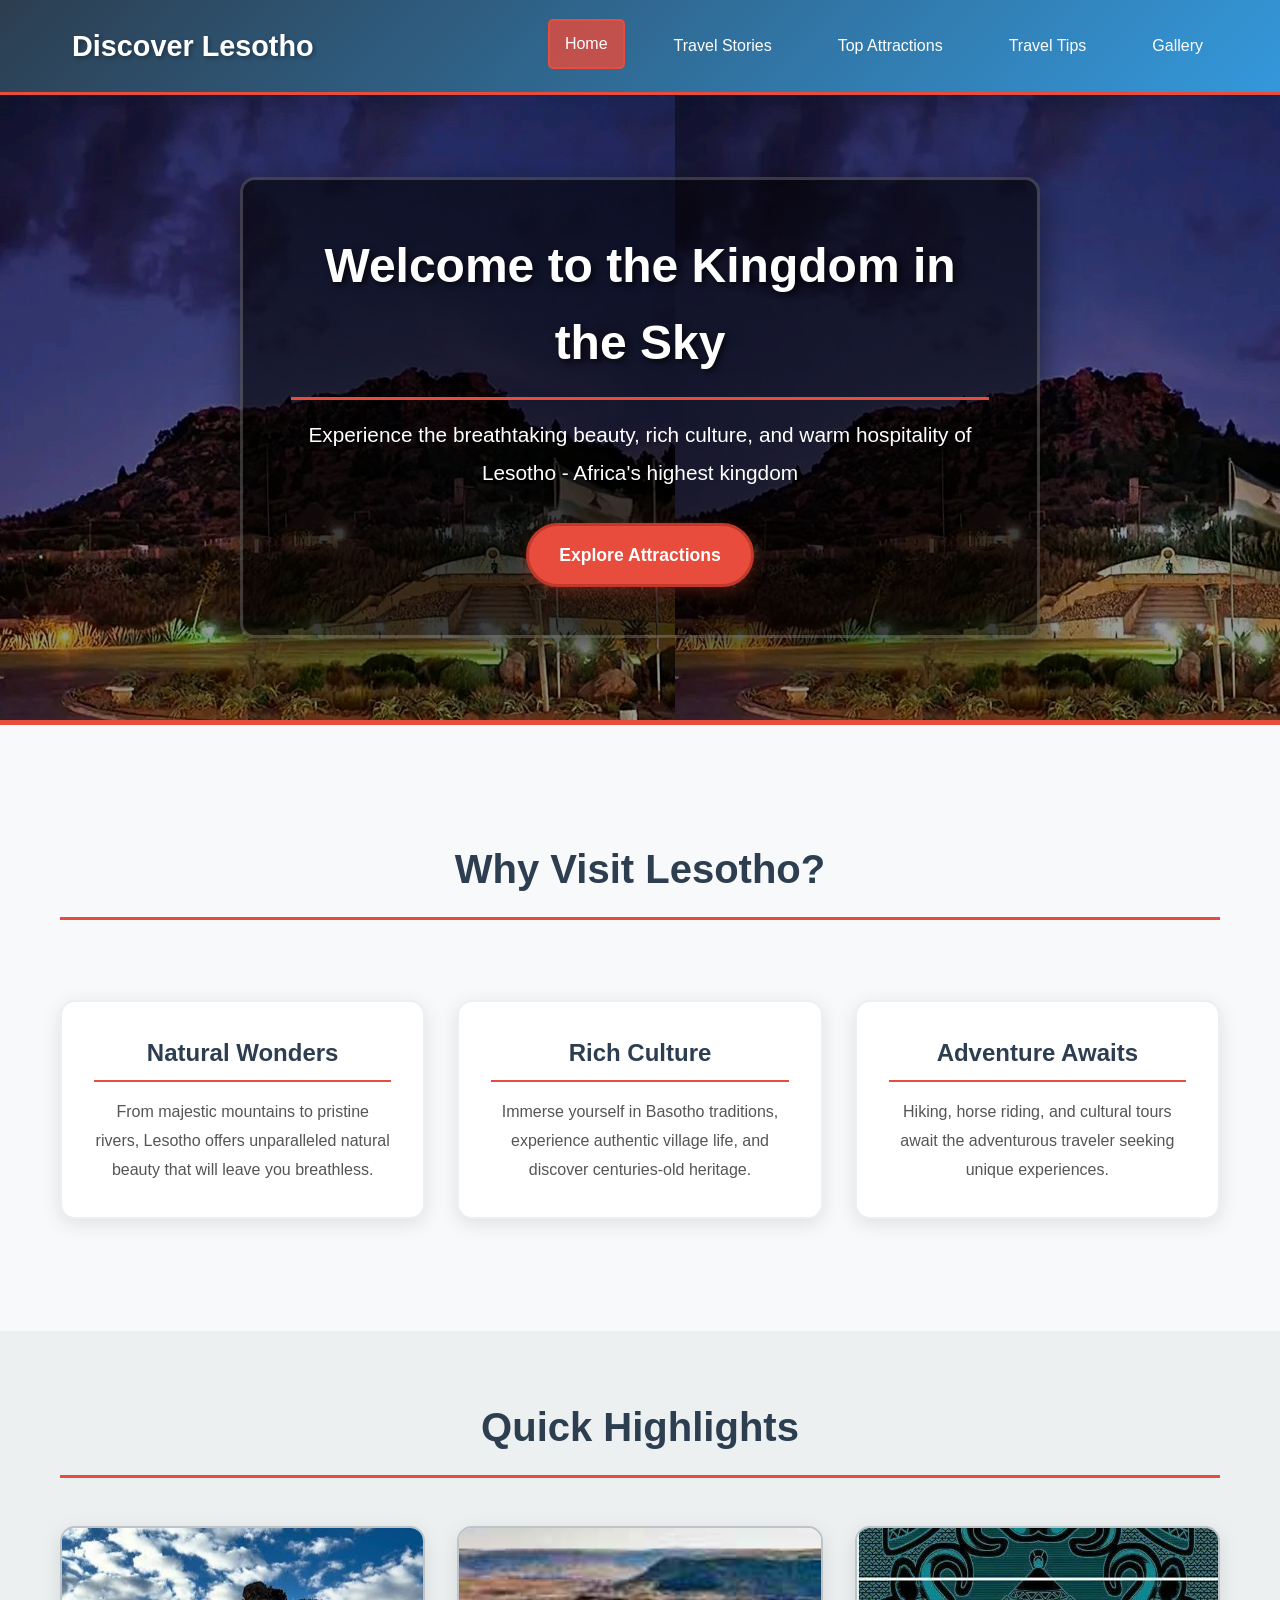
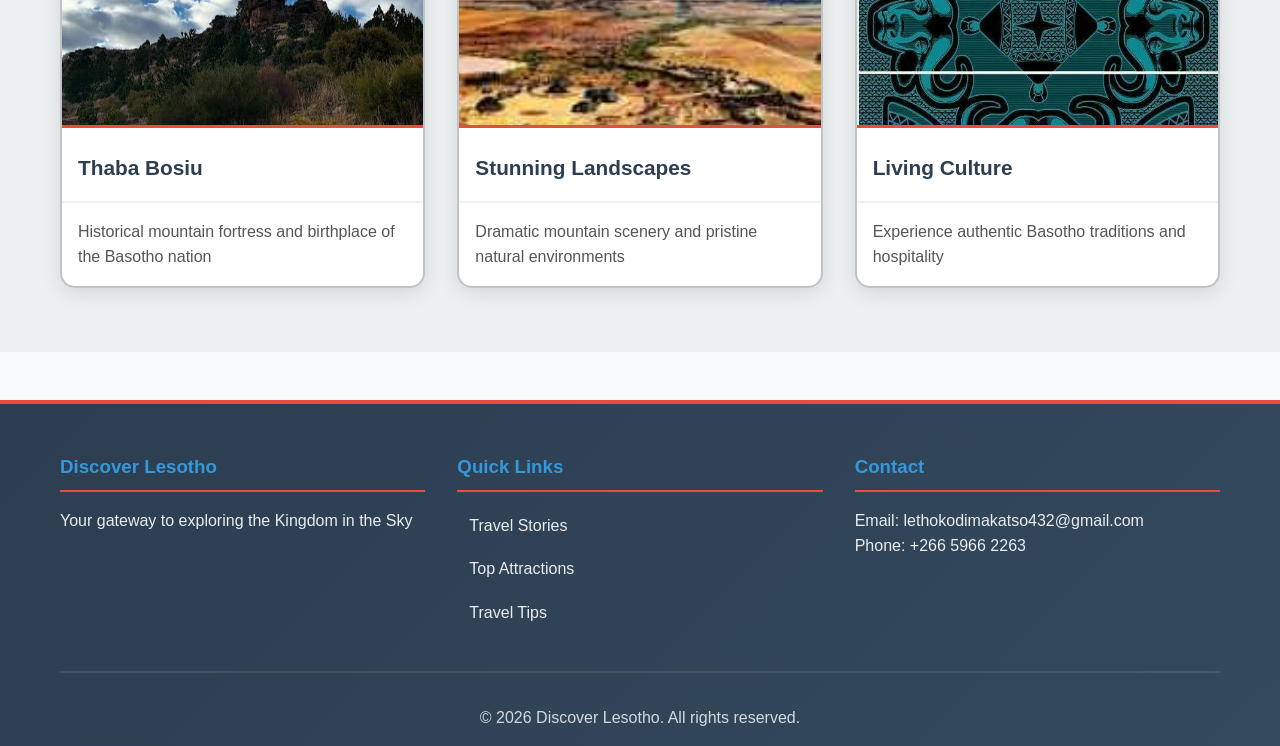
<file: index.html>
<!DOCTYPE html>
<html lang="en">
<head>
    <meta charset="UTF-8">
    <meta name="viewport" content="width=device-width, initial-scale=1.0">
    <title>Discover Lesotho - Your Gateway to the Kingdom in the Sky</title>
    <link rel="stylesheet" href="styles.css">
</head>
<body>
    <header>
        <nav>
            <div class="nav-container">
                <div class="logo">
                    <h1>Discover Lesotho</h1>
                </div>
                <ul class="nav-menu">
                    <li><a href="index.html" class="active">Home</a></li>
                    <li><a href="travel-stories.html">Travel Stories</a></li>
                    <li><a href="attractions.html">Top Attractions</a></li>
                    <li><a href="travel-tips.html">Travel Tips</a></li>
                    <li><a href="gallery.html">Gallery</a></li>
                </ul>
            </div>
        </nav>
    </header>

    <main>
        <section class="hero-banner" style="background: linear-gradient(rgba(0,0,0,0.4), rgba(0,0,0,0.4)), url('Thaba Bosiu Cultural Village monument at dusk.jpg')">
            <div class="hero-content">
                <h2>Welcome to the Kingdom in the Sky</h2>
                <p>Experience the breathtaking beauty, rich culture, and warm hospitality of Lesotho - Africa's highest kingdom</p>
                <a href="attractions.html" class="cta-button">Explore Attractions</a>
            </div>
        </section>

        <section class="intro-section">
            <div class="container">
                <h2>Why Visit Lesotho?</h2>
                <div class="intro-grid">
                    <div class="intro-card">
                        <h3>Natural Wonders</h3>
                        <p>From majestic mountains to pristine rivers, Lesotho offers unparalleled natural beauty that will leave you breathless.</p>
                    </div>
                    <div class="intro-card">
                        <h3>Rich Culture</h3>
                        <p>Immerse yourself in Basotho traditions, experience authentic village life, and discover centuries-old heritage.</p>
                    </div>
                    <div class="intro-card">
                        <h3>Adventure Awaits</h3>
                        <p>Hiking, horse riding, and cultural tours await the adventurous traveler seeking unique experiences.</p>
                    </div>
                </div>
            </div>
        </section>

        <section class="highlights">
            <div class="container">
                <h2>Quick Highlights</h2>
                <div class="highlights-grid">
                    <div class="highlight-item">
                        <img src="Thaba Bosiu mountain plateau.jpg" alt="Thaba Bosiu Mountain">
                        <h3>Thaba Bosiu</h3>
                        <p>Historical mountain fortress and birthplace of the Basotho nation</p>
                    </div>
                    <div class="highlight-item">
                        <img src="beautiful landscape.jpg" alt="Lesotho Landscape">
                        <h3>Stunning Landscapes</h3>
                        <p>Dramatic mountain scenery and pristine natural environments</p>
                    </div>
                    <div class="highlight-item">
                        <img src="Basotho blanket.jpg" alt="Basotho Culture">
                        <h3>Living Culture</h3>
                        <p>Experience authentic Basotho traditions and hospitality</p>
                    </div>
                </div>
            </div>
        </section>
    </main>

    <footer>
        <div class="container">
            <div class="footer-content">
                <div class="footer-section">
                    <h3>Discover Lesotho</h3>
                    <p>Your gateway to exploring the Kingdom in the Sky</p>
                </div>
                <div class="footer-section">
                    <h3>Quick Links</h3>
                    <ul>
                        <li><a href="travel-stories.html">Travel Stories</a></li>
                        <li><a href="attractions.html">Top Attractions</a></li>
                        <li><a href="travel-tips.html">Travel Tips</a></li>
                    </ul>
                </div>
                <div class="footer-section">
                    <h3>Contact</h3>
                    <p>Email: lethokodimakatso432@gmail.com</p>
                    <p>Phone: +266 5966 2263</p>
                </div>
            </div>
            <div class="footer-bottom">
                <p>&copy; 2026 Discover Lesotho. All rights reserved.</p>
            </div>
        </div>
    </footer>
</body>
</html>
</file>
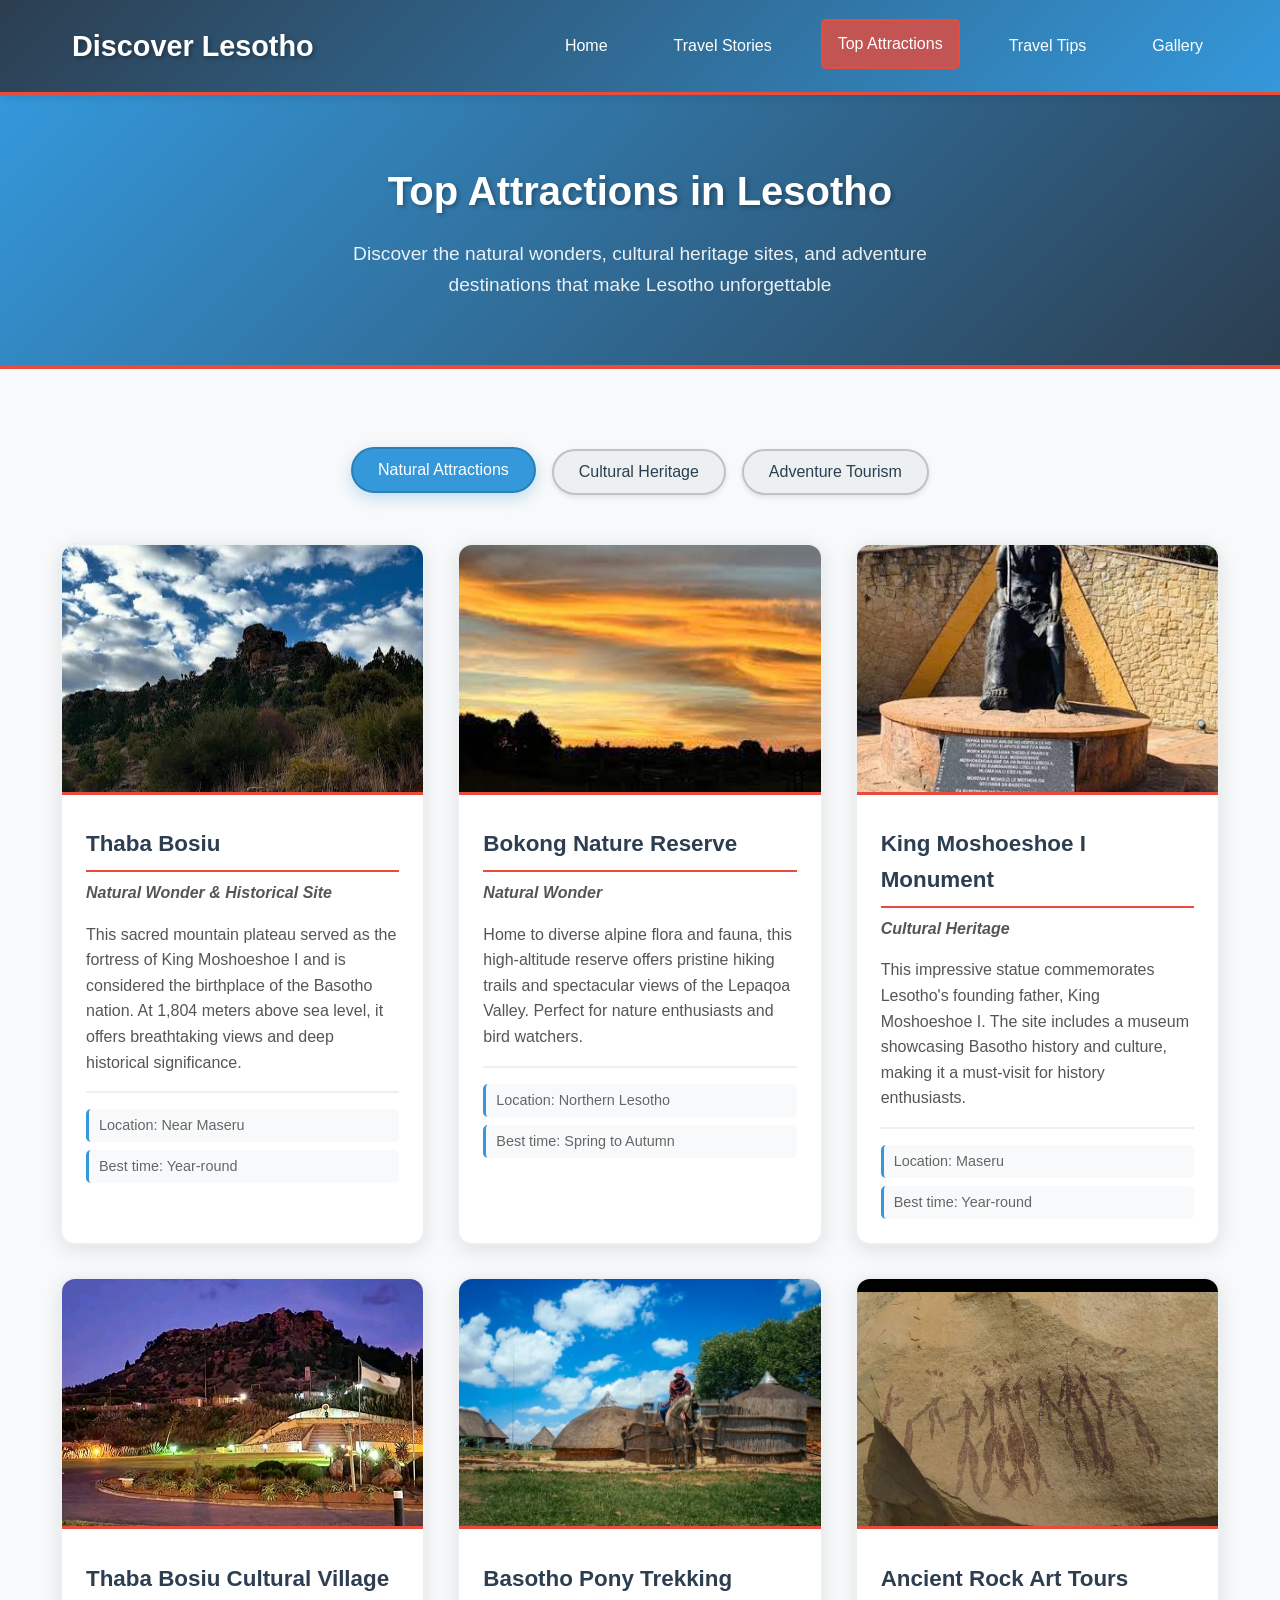
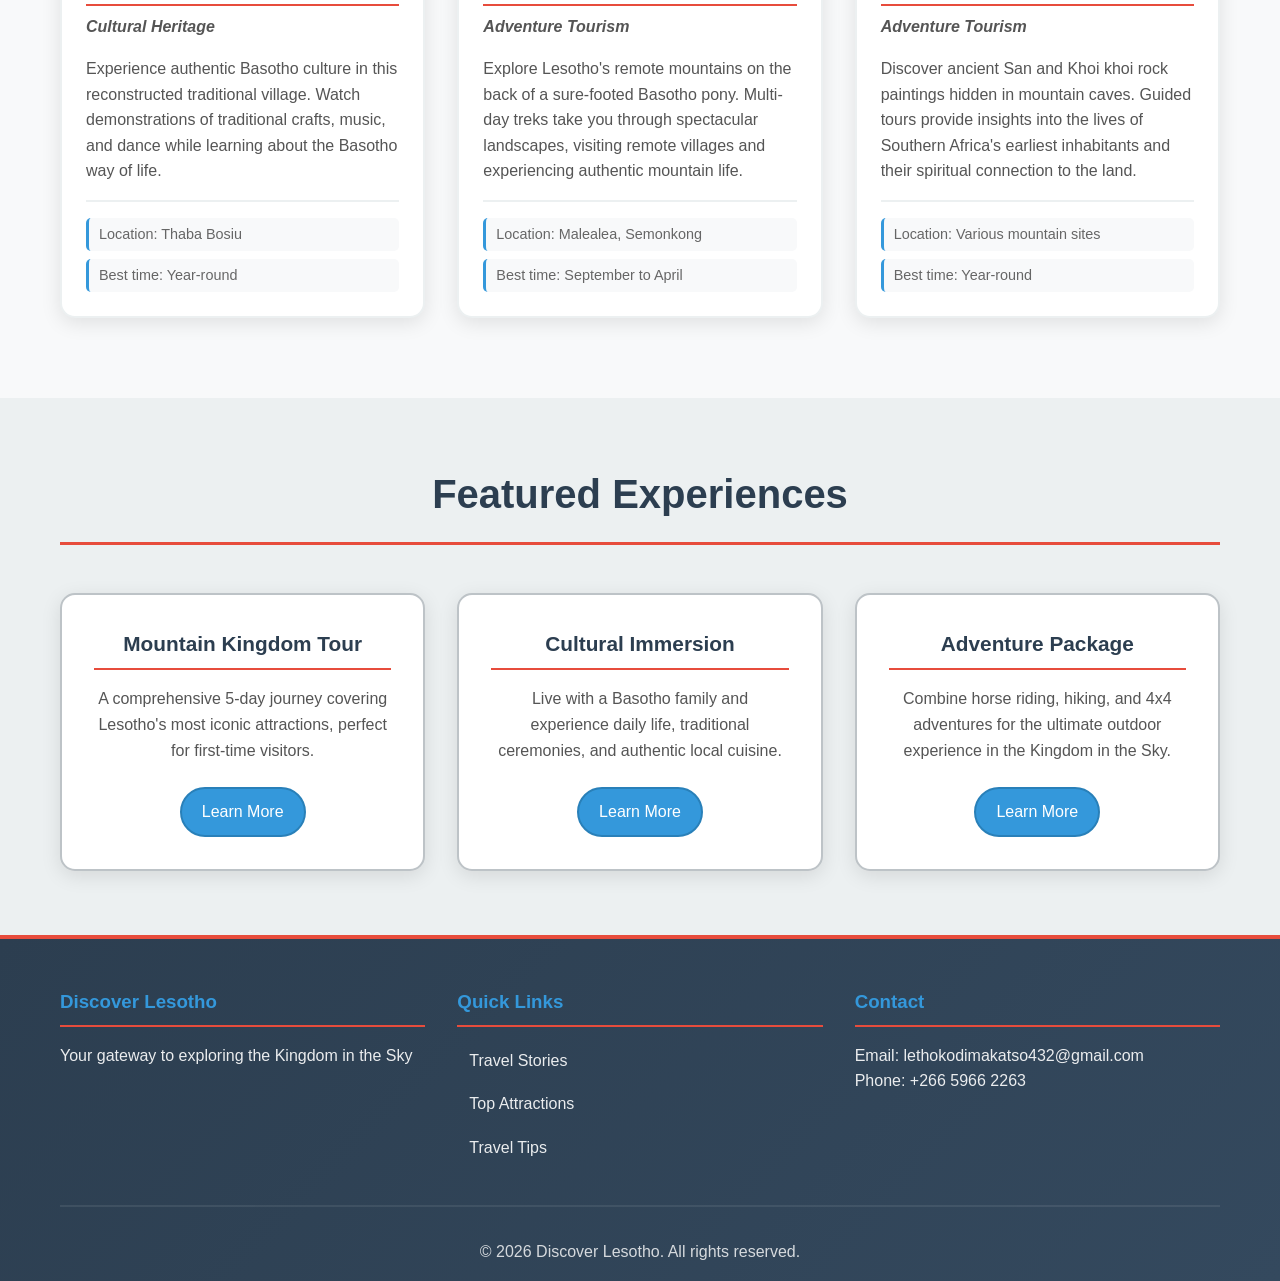
<file: attractions.html>
<!DOCTYPE html>
<html lang="en">
<head>
    <meta charset="UTF-8">
    <meta name="viewport" content="width=device-width, initial-scale=1.0">
    <title>Top Attractions - Discover Lesotho</title>
    <link rel="stylesheet" href="styles.css">
</head>
<body>
    <header>
        <nav>
            <div class="nav-container">
                <div class="logo">
                    <h1>Discover Lesotho</h1>
                </div>
                <ul class="nav-menu">
                    <li><a href="index.html">Home</a></li>
                    <li><a href="travel-stories.html">Travel Stories</a></li>
                    <li><a href="attractions.html" class="active">Top Attractions</a></li>
                    <li><a href="travel-tips.html">Travel Tips</a></li>
                    <li><a href="gallery.html">Gallery</a></li>
                </ul>
            </div>
        </nav>
    </header>

    <main>
        <section class="page-header">
            <div class="container">
                <h1>Top Attractions in Lesotho</h1>
                <p>Discover the natural wonders, cultural heritage sites, and adventure destinations that make Lesotho unforgettable</p>
            </div>
        </section>

        <section class="attractions-section">
            <div class="container">
                <div class="attractions-nav">
                    <button class="attraction-btn active" data-category="natural">Natural Attractions</button>
                    <button class="attraction-btn" data-category="cultural">Cultural Heritage</button>
                    <button class="attraction-btn" data-category="adventure">Adventure Tourism</button>
                </div>

                <div class="attractions-grid">
                    <!-- Natural Attractions -->
                    <div class="attraction-card" data-category="natural">
                        <img src="Thaba Bosiu mountain plateau.jpg" alt="Thaba Bosiu Mountain">
                        <div class="attraction-info">
                            <h3>Thaba Bosiu</h3>
                            <p class="attraction-type">Natural Wonder & Historical Site</p>
                            <p>This sacred mountain plateau served as the fortress of King Moshoeshoe I and is considered the birthplace of the Basotho nation. At 1,804 meters above sea level, it offers breathtaking views and deep historical significance.</p>
                            <div class="attraction-details">
                                <span class="detail">Location: Near Maseru</span>
                                <span class="detail">Best time: Year-round</span>
                            </div>
                        </div>
                    </div>


                    <div class="attraction-card" data-category="natural">
                        <img src="sunset.jpg" alt="Bokong Nature Reserve">
                        <div class="attraction-info">
                            <h3>Bokong Nature Reserve</h3>
                            <p class="attraction-type">Natural Wonder</p>
                            <p>Home to diverse alpine flora and fauna, this high-altitude reserve offers pristine hiking trails and spectacular views of the Lepaqoa Valley. Perfect for nature enthusiasts and bird watchers.</p>
                            <div class="attraction-details">
                                <span class="detail">Location: Northern Lesotho</span>
                                <span class="detail">Best time: Spring to Autumn</span>
                            </div>
                        </div>
                    </div>

                    <!-- Cultural Heritage Sites -->
                    <div class="attraction-card" data-category="cultural">
                        <img src="King Moshoeshoe statue front view.jpg" alt="King Moshoeshoe I Monument">
                        <div class="attraction-info">
                            <h3>King Moshoeshoe I Monument</h3>
                            <p class="attraction-type">Cultural Heritage</p>
                            <p>This impressive statue commemorates Lesotho's founding father, King Moshoeshoe I. The site includes a museum showcasing Basotho history and culture, making it a must-visit for history enthusiasts.</p>
                            <div class="attraction-details">
                                <span class="detail">Location: Maseru</span>
                                <span class="detail">Best time: Year-round</span>
                            </div>
                        </div>
                    </div>

                    <div class="attraction-card" data-category="cultural">
                        <img src="Thaba Bosiu Cultural Village monument at dusk.jpg" alt="Thaba Bosiu Cultural Village">
                        <div class="attraction-info">
                            <h3>Thaba Bosiu Cultural Village</h3>
                            <p class="attraction-type">Cultural Heritage</p>
                            <p>Experience authentic Basotho culture in this reconstructed traditional village. Watch demonstrations of traditional crafts, music, and dance while learning about the Basotho way of life.</p>
                            <div class="attraction-details">
                                <span class="detail">Location: Thaba Bosiu</span>
                                <span class="detail">Best time: Year-round</span>
                            </div>
                        </div>
                    </div>


                    <!-- Adventure Tourism -->
                    <div class="attraction-card" data-category="adventure">
                        <img src="horse riding.jpg" alt="Horse Riding Trails">
                        <div class="attraction-info">
                            <h3>Basotho Pony Trekking</h3>
                            <p class="attraction-type">Adventure Tourism</p>
                            <p>Explore Lesotho's remote mountains on the back of a sure-footed Basotho pony. Multi-day treks take you through spectacular landscapes, visiting remote villages and experiencing authentic mountain life.</p>
                            <div class="attraction-details">
                                <span class="detail">Location: Malealea, Semonkong</span>
                                <span class="detail">Best time: September to April</span>
                            </div>
                        </div>
                    </div>


                    <div class="attraction-card" data-category="adventure">
                        <img src="san and khoi khoi paintings.jpg" alt="Rock Art Tours">
                        <div class="attraction-info">
                            <h3>Ancient Rock Art Tours</h3>
                            <p class="attraction-type">Adventure Tourism</p>
                            <p>Discover ancient San and Khoi khoi rock paintings hidden in mountain caves. Guided tours provide insights into the lives of Southern Africa's earliest inhabitants and their spiritual connection to the land.</p>
                            <div class="attraction-details">
                                <span class="detail">Location: Various mountain sites</span>
                                <span class="detail">Best time: Year-round</span>
                            </div>
                        </div>
                    </div>
                </div>
            </div>
        </section>

        <section class="featured-attractions">
            <div class="container">
                <h2>Featured Experiences</h2>
                <div class="featured-grid">
                    <div class="featured-item">
                        <h3>Mountain Kingdom Tour</h3>
                        <p>A comprehensive 5-day journey covering Lesotho's most iconic attractions, perfect for first-time visitors.</p>
                        <a href="travel-tips.html" class="learn-more">Learn More</a>
                    </div>
                    <div class="featured-item">
                        <h3>Cultural Immersion</h3>
                        <p>Live with a Basotho family and experience daily life, traditional ceremonies, and authentic local cuisine.</p>
                        <a href="travel-tips.html" class="learn-more">Learn More</a>
                    </div>
                    <div class="featured-item">
                        <h3>Adventure Package</h3>
                        <p>Combine horse riding, hiking, and 4x4 adventures for the ultimate outdoor experience in the Kingdom in the Sky.</p>
                        <a href="travel-tips.html" class="learn-more">Learn More</a>
                    </div>
                </div>
            </div>
        </section>
    </main>

    <footer>
        <div class="container">
            <div class="footer-content">
                <div class="footer-section">
                    <h3>Discover Lesotho</h3>
                    <p>Your gateway to exploring the Kingdom in the Sky</p>
                </div>
                <div class="footer-section">
                    <h3>Quick Links</h3>
                    <ul>
                        <li><a href="travel-stories.html">Travel Stories</a></li>
                        <li><a href="attractions.html">Top Attractions</a></li>
                        <li><a href="travel-tips.html">Travel Tips</a></li>
                    </ul>
                </div>
                <div class="footer-section">
                    <h3>Contact</h3>
                    <p>Email: lethokodimakatso432@gmail.com</p>
                    <p>Phone: +266 5966 2263</p>
                </div>
            </div>
            <div class="footer-bottom">
                <p>&copy; 2026 Discover Lesotho. All rights reserved.</p>
            </div>
        </div>
    </footer>

    <script>
        // Simple attraction category filtering
        document.addEventListener('DOMContentLoaded', function() {
            const buttons = document.querySelectorAll('.attraction-btn');
            const cards = document.querySelectorAll('.attraction-card');

            buttons.forEach(button => {
                button.addEventListener('click', function() {
                    // Remove active class from all buttons
                    buttons.forEach(btn => btn.classList.remove('active'));
                    // Add active class to clicked button
                    this.classList.add('active');

                    const category = this.dataset.category;

                    // Show/hide cards based on category
                    cards.forEach(card => {
                        if (card.dataset.category === category) {
                            card.style.display = 'block';
                        } else {
                            card.style.display = 'none';
                        }
                    });
                });
            });
        });
    </script>
</body>
</html>
</file>
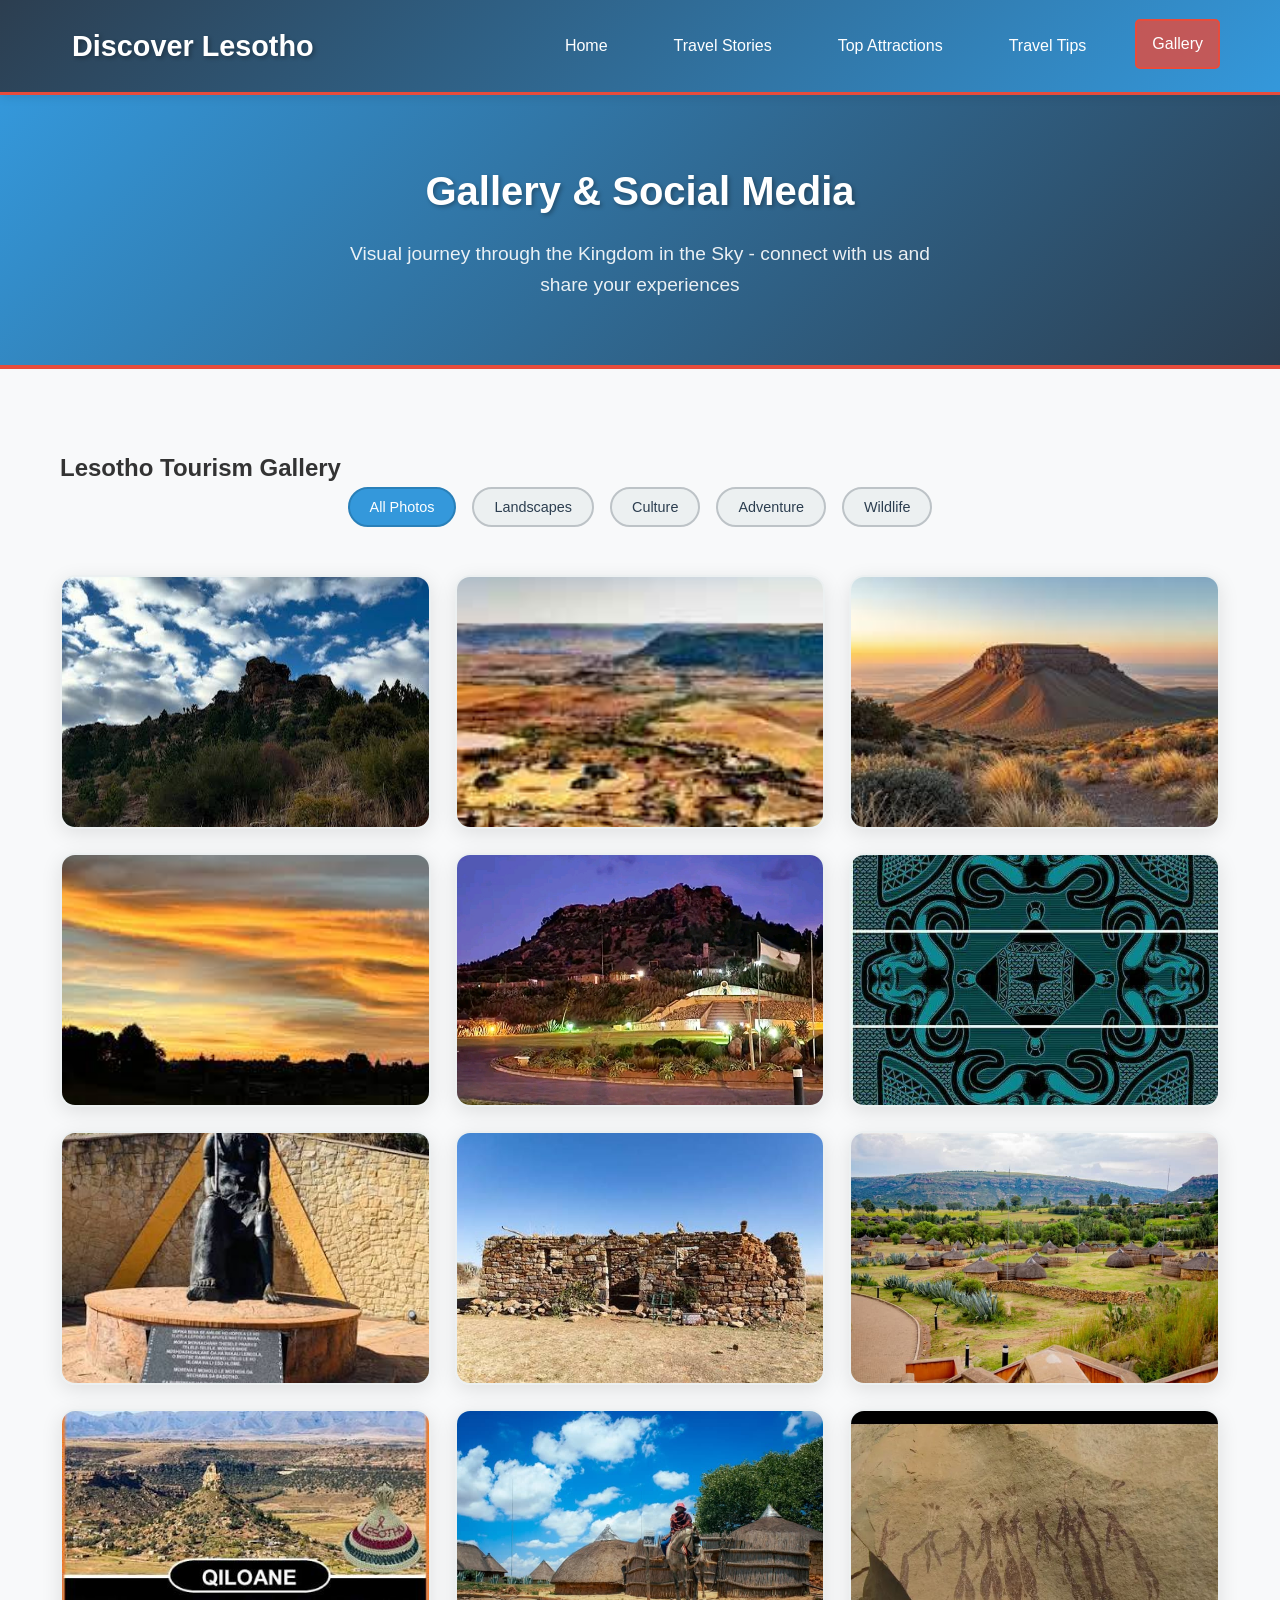
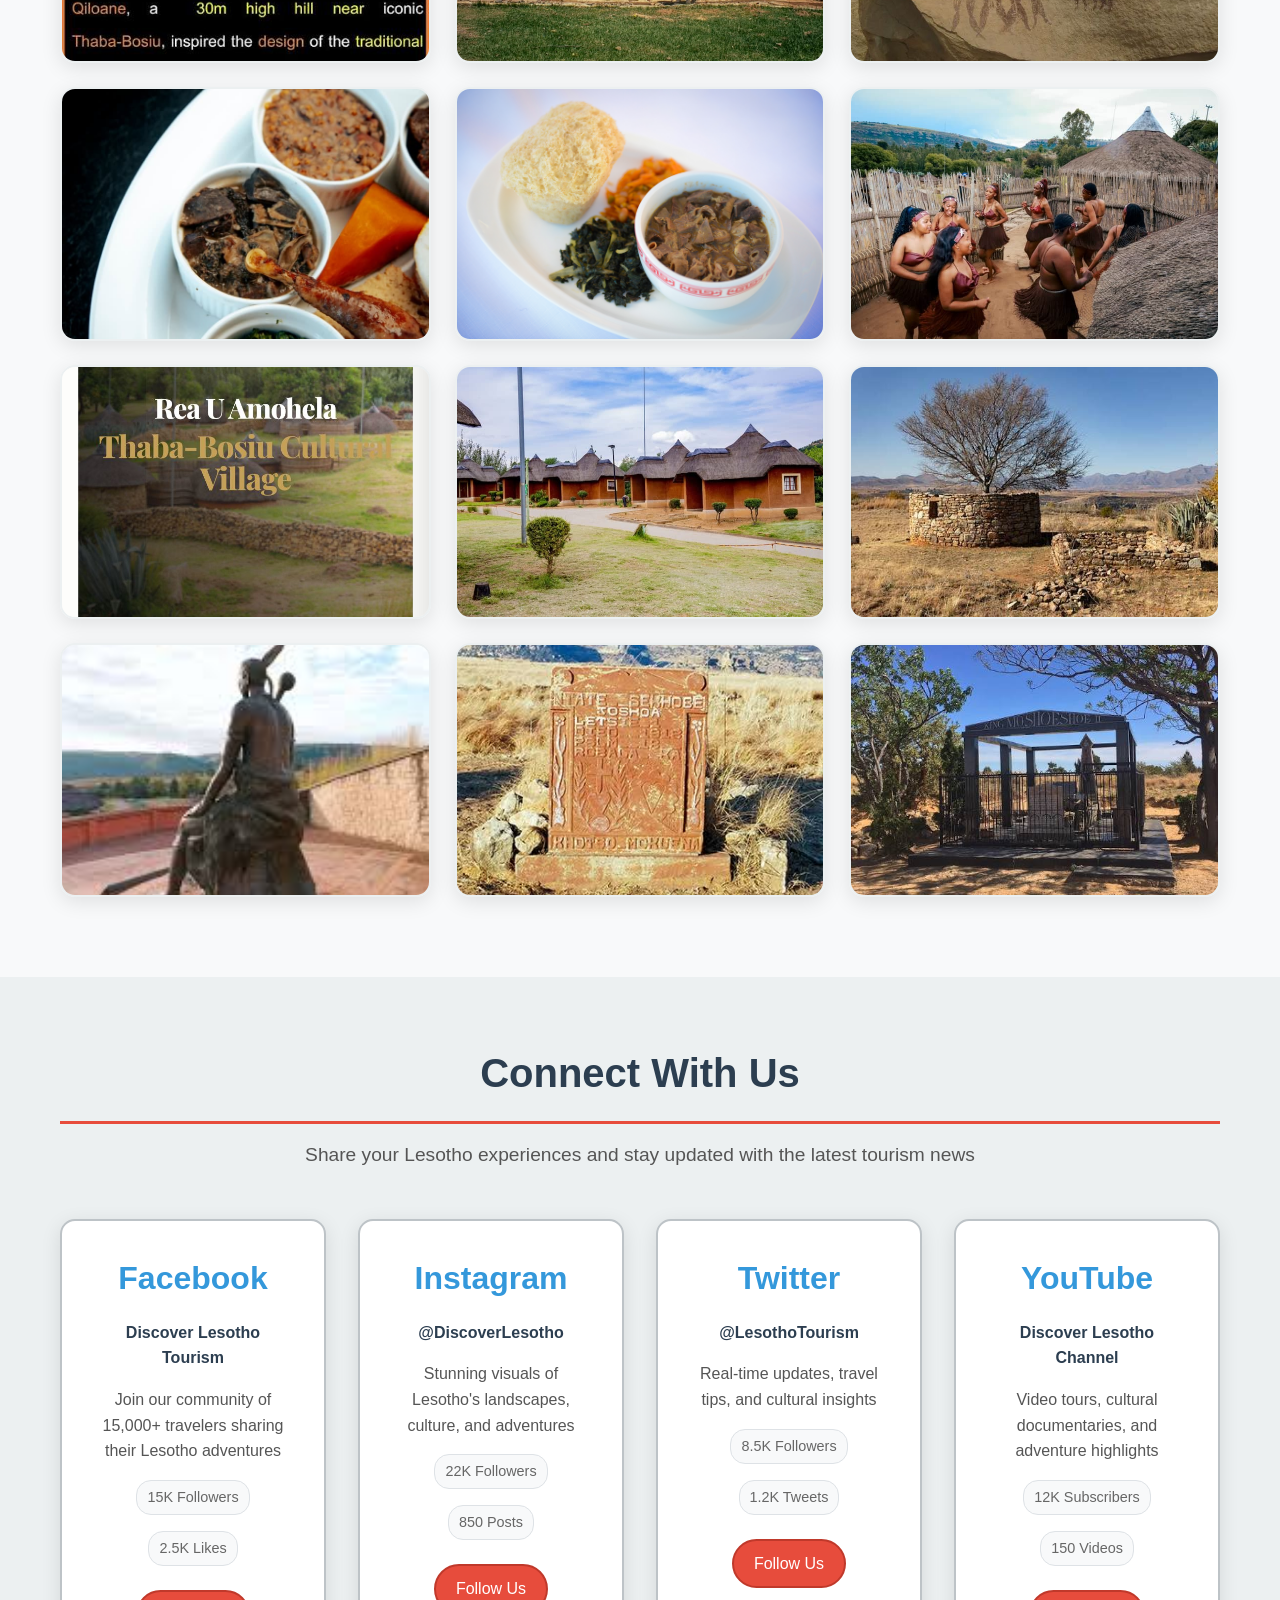
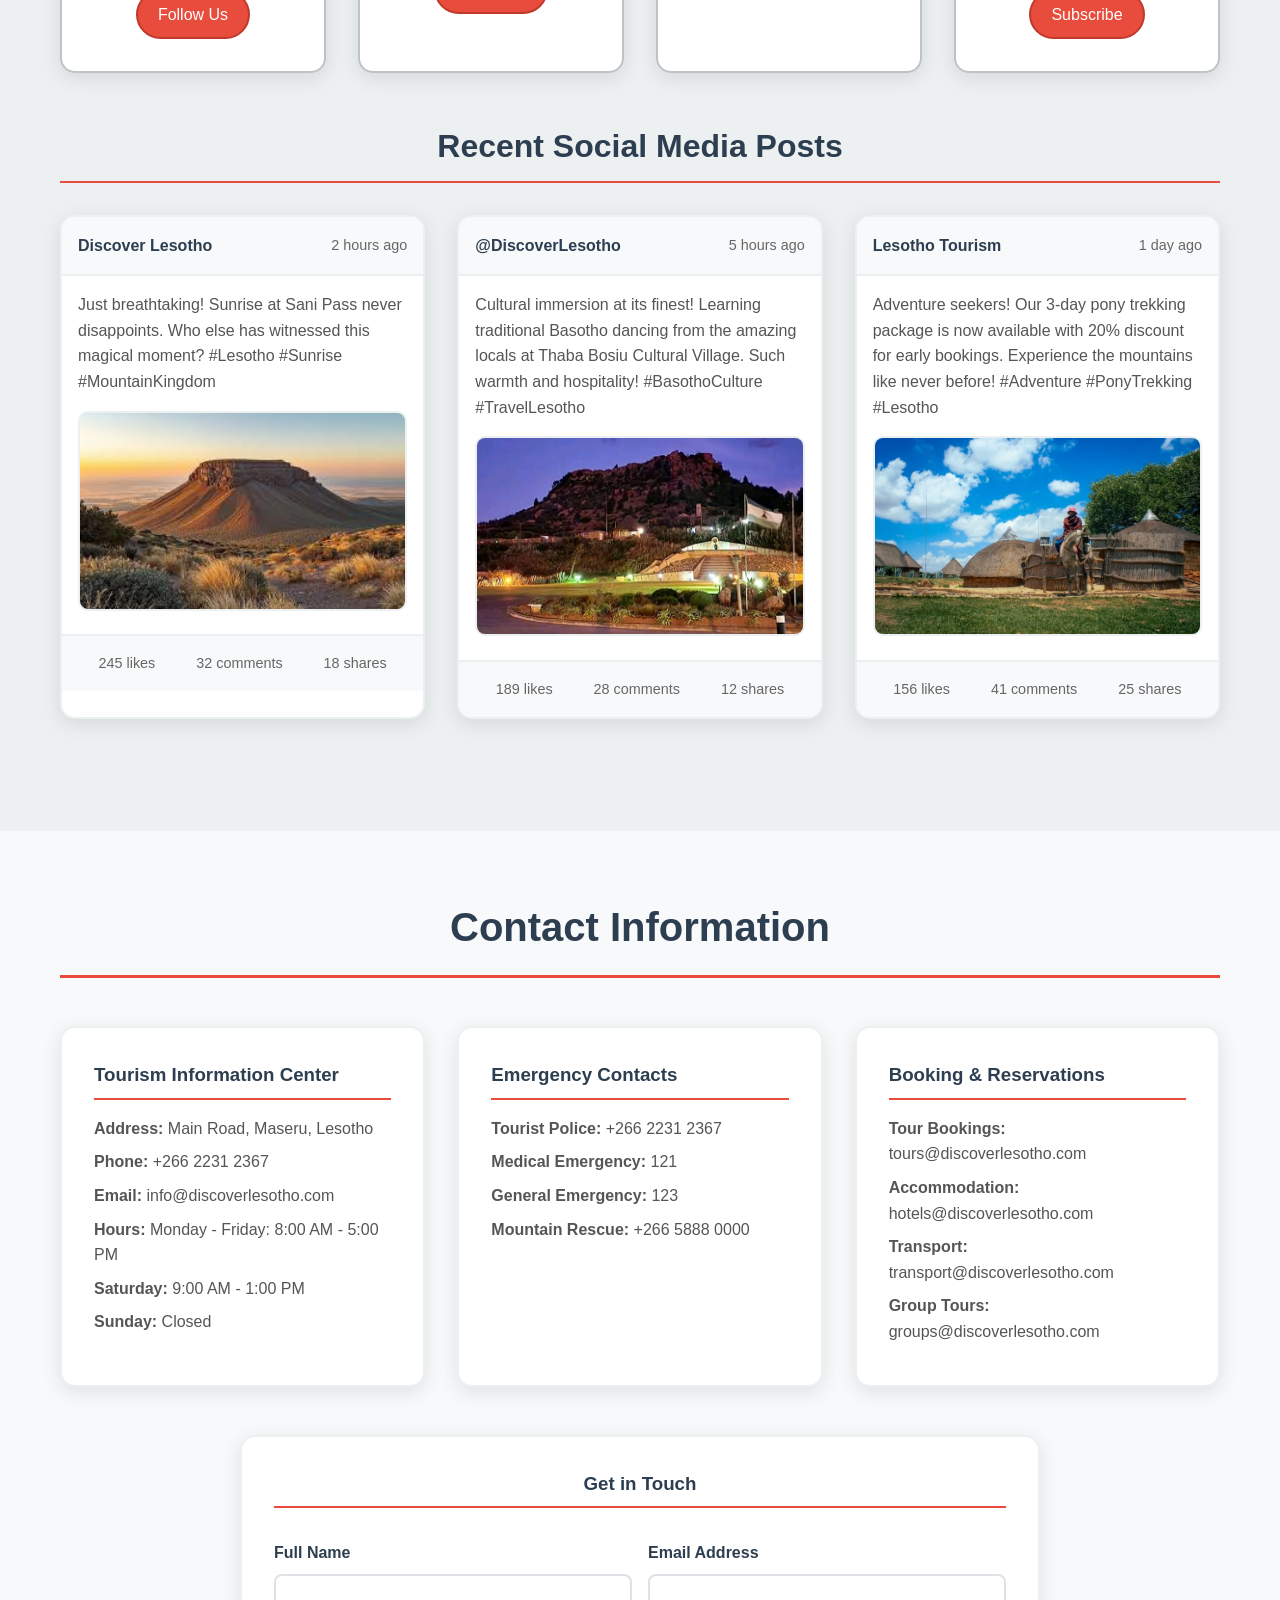
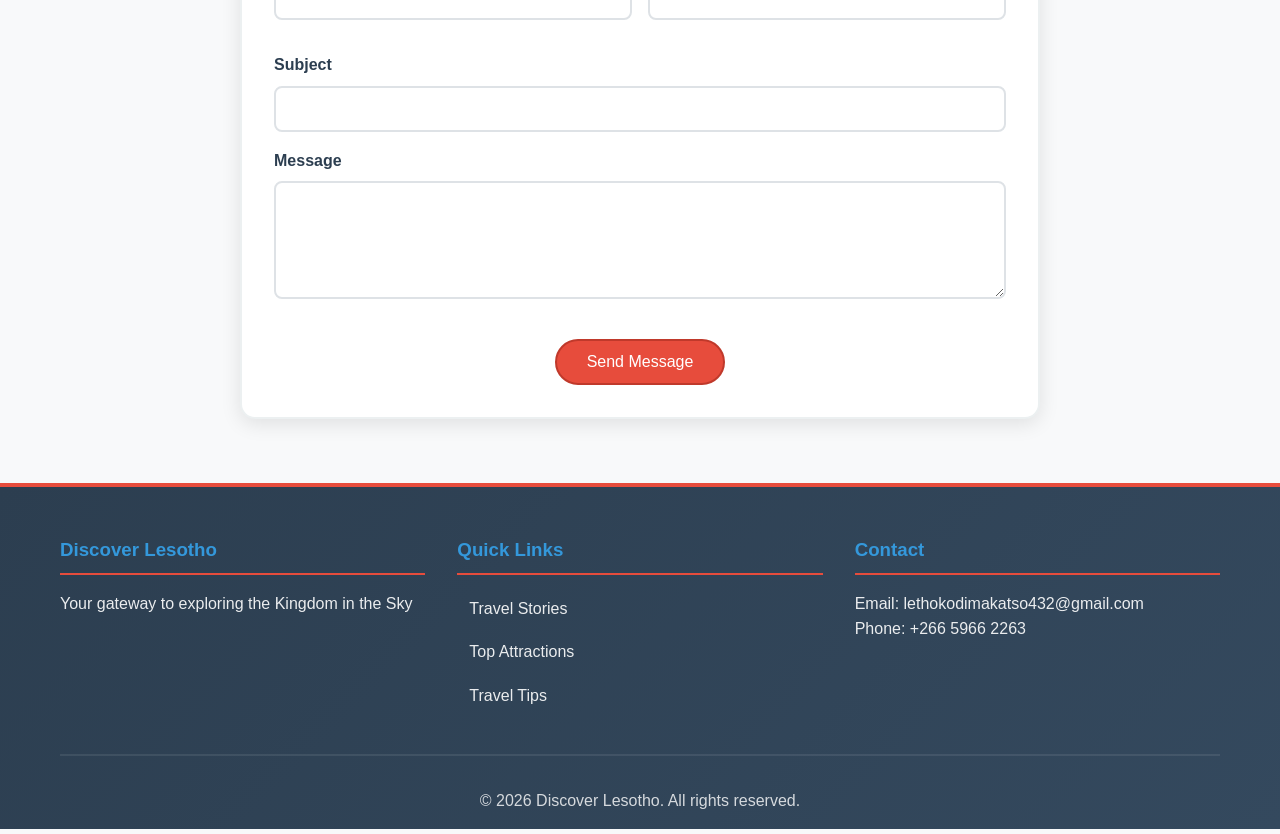
<file: gallery.html>
<!DOCTYPE html>
<html lang="en">
<head>
    <meta charset="UTF-8">
    <meta name="viewport" content="width=device-width, initial-scale=1.0">
    <title>Gallery & Social Media - Discover Lesotho</title>
    <link rel="stylesheet" href="styles.css">
</head>
<body>
    <header>
        <nav>
            <div class="nav-container">
                <div class="logo">
                    <h1>Discover Lesotho</h1>
                </div>
                <ul class="nav-menu">
                    <li><a href="index.html">Home</a></li>
                    <li><a href="travel-stories.html">Travel Stories</a></li>
                    <li><a href="attractions.html">Top Attractions</a></li>
                    <li><a href="travel-tips.html">Travel Tips</a></li>
                    <li><a href="gallery.html" class="active">Gallery</a></li>
                </ul>
            </div>
        </nav>
    </header>

    <main>
        <section class="page-header">
            <div class="container">
                <h1>Gallery & Social Media</h1>
                <p>Visual journey through the Kingdom in the Sky - connect with us and share your experiences</p>
            </div>
        </section>

        <section class="gallery-section">
            <div class="container">
                <h2>Lesotho Tourism Gallery</h2>
                <div class="gallery-filters">
                    <button class="filter-btn active" data-filter="all">All Photos</button>
                    <button class="filter-btn" data-filter="landscapes">Landscapes</button>
                    <button class="filter-btn" data-filter="culture">Culture</button>
                    <button class="filter-btn" data-filter="adventure">Adventure</button>
                    <button class="filter-btn" data-filter="wildlife">Wildlife</button>
                </div>

                <div class="gallery-grid">
                    <div class="gallery-item" data-category="landscapes">
                        <img src="Thaba Bosiu mountain plateau.jpg" alt="Thaba Bosiu Mountain Plateau">
                        <div class="gallery-overlay">
                            <h3>Thaba Bosiu Mountain</h3>
                            <p>The sacred mountain plateau of Lesotho</p>
                        </div>
                    </div>

                    <div class="gallery-item" data-category="landscapes">
                        <img src="beautiful landscape.jpg" alt="Breathtaking Mountain Landscape">
                        <div class="gallery-overlay">
                            <h3>Mountain Paradise</h3>
                            <p>Spectacular views of the Kingdom in the Sky</p>
                        </div>
                    </div>

                    <div class="gallery-item" data-category="landscapes">
                        <img src="sunrise.jpg" alt="Mountain Sunrise">
                        <div class="gallery-overlay">
                            <h3>Golden Sunrise</h3>
                            <p>Dawn breaking over Lesotho's peaks</p>
                        </div>
                    </div>

                    <div class="gallery-item" data-category="landscapes">
                        <img src="sunset.jpg" alt="Mountain Sunset">
                        <div class="gallery-overlay">
                            <h3>Sunset Magic</h3>
                            <p>Evening glow over the mountains</p>
                        </div>
                    </div>

                    <div class="gallery-item" data-category="culture">
                        <img src="Thaba Bosiu Cultural Village monument at dusk.jpg" alt="Cultural Village at Dusk">
                        <div class="gallery-overlay">
                            <h3>Cultural Heritage</h3>
                            <p>Traditional village at Thaba Bosiu</p>
                        </div>
                    </div>

                    <div class="gallery-item" data-category="culture">
                        <img src="Basotho blanket.jpg" alt="Traditional Basotho Blanket">
                        <div class="gallery-overlay">
                            <h3>Basotho Blanket</h3>
                            <p>Symbol of cultural identity and pride</p>
                        </div>
                    </div>

                    <div class="gallery-item" data-category="culture">
                        <img src="King Moshoeshoe statue front view.jpg" alt="King Moshoeshoe I Monument">
                        <div class="gallery-overlay">
                            <h3>King Moshoeshoe I</h3>
                            <p>Founder of the Basotho nation</p>
                        </div>
                    </div>

                    <div class="gallery-item" data-category="culture">
                        <img src="heritage house.jpg" alt="Traditional Heritage House">
                        <div class="gallery-overlay">
                            <h3>Traditional Architecture</h3>
                            <p>Authentic Basotho building design</p>
                        </div>
                    </div>

                    <div class="gallery-item" data-category="culture">
                        <img src="huts.jpg" alt="Traditional Mountain Huts">
                        <div class="gallery-overlay">
                            <h3>Mountain Dwellings</h3>
                            <p>Traditional village life</p>
                        </div>
                    </div>

                    <div class="gallery-item" data-category="culture">
                        <img src="basotho hat inspiration.jpg" alt="Traditional Basotho Hat">
                        <div class="gallery-overlay">
                            <h3>Mokorotlo Hat</h3>
                            <p>Iconic Basotho headwear</p>
                        </div>
                    </div>

                    <div class="gallery-item" data-category="adventure">
                        <img src="horse riding.jpg" alt="Horse Riding Adventure">
                        <div class="gallery-overlay">
                            <h3>Pony Trekking</h3>
                            <p>Traditional mountain exploration</p>
                        </div>
                    </div>

                    <div class="gallery-item" data-category="adventure">
                        <img src="san and khoi khoi paintings.jpg" alt="Ancient Rock Art">
                        <div class="gallery-overlay">
                            <h3>Rock Art Tours</h3>
                            <p>Ancient San paintings in mountain caves</p>
                        </div>
                    </div>

                    <div class="gallery-item" data-category="culture">
                        <img src="traditional food.jpg" alt="Traditional Basotho Cuisine">
                        <div class="gallery-overlay">
                            <h3>Traditional Food</h3>
                            <p>Authentic Basotho culinary experience</p>
                        </div>
                    </div>

                    <div class="gallery-item" data-category="culture">
                        <img src="food.png" alt="Local Food Spread">
                        <div class="gallery-overlay">
                            <h3>Local Cuisine</h3>
                            <p>Traditional dishes and flavors</p>
                        </div>
                    </div>

                    <div class="gallery-item" data-category="culture">
                        <img src="mokopu(activity).jpg" alt="Traditional Activities">
                        <div class="gallery-overlay">
                            <h3>Cultural Activities</h3>
                            <p>Traditional Basotho practices</p>
                        </div>
                    </div>

                    <div class="gallery-item" data-category="culture">
                        <img src="welcome to Thaba Bosiu cultural village.jpg" alt="Welcome to Cultural Village">
                        <div class="gallery-overlay">
                            <h3>Welcome Experience</h3>
                            <p>Traditional village hospitality</p>
                        </div>
                    </div>

                    <div class="gallery-item" data-category="culture">
                        <img src="explore the heart of culture at Thaba Bosiu.jpg" alt="Cultural Exploration">
                        <div class="gallery-overlay">
                            <h3>Cultural Heart</h3>
                            <p>Exploring Basotho traditions</p>
                        </div>
                    </div>

                    <div class="gallery-item" data-category="culture">
                        <img src="historic site.jpg" alt="Historic Site">
                        <div class="gallery-overlay">
                            <h3>Historical Significance</h3>
                            <p>Ancient heritage sites</p>
                        </div>
                    </div>

                    <div class="gallery-item" data-category="culture">
                        <img src="King Moshoeshoe statue side view.jpg" alt="King Moshoeshoe Monument">
                        <div class="gallery-overlay">
                            <h3>Historical Monument</h3>
                            <p>Tribute to the founding father</p>
                        </div>
                    </div>

                    <div class="gallery-item" data-category="culture">
                        <img src="Letsie I 's grave.jpg" alt="Royal Grave Site">
                        <div class="gallery-overlay">
                            <h3>Royal Heritage</h3>
                            <p>Historic royal burial site</p>
                        </div>
                    </div>

                    <div class="gallery-item" data-category="culture">
                        <img src="Moshoeshoe II 's grave.jpg" alt="Royal Memorial">
                        <div class="gallery-overlay">
                            <h3>Royal Memorial</h3>
                            <p>Tribute to King Moshoeshoe II</p>
                        </div>
                    </div>
                </div>
            </div>
        </section>

        <section class="social-media">
            <div class="container">
                <h2>Connect With Us</h2>
                <p>Share your Lesotho experiences and stay updated with the latest tourism news</p>
                
                <div class="social-grid">
                    <div class="social-card">
                        <div class="social-icon">
                            <h3>Facebook</h3>
                        </div>
                        <h4>Discover Lesotho Tourism</h4>
                        <p>Join our community of 15,000+ travelers sharing their Lesotho adventures</p>
                        <div class="social-stats">
                            <span>15K Followers</span>
                            <span>2.5K Likes</span>
                        </div>
                        <a href="#" class="social-btn">Follow Us</a>
                    </div>

                    <div class="social-card">
                        <div class="social-icon">
                            <h3>Instagram</h3>
                        </div>
                        <h4>@DiscoverLesotho</h4>
                        <p>Stunning visuals of Lesotho's landscapes, culture, and adventures</p>
                        <div class="social-stats">
                            <span>22K Followers</span>
                            <span>850 Posts</span>
                        </div>
                        <a href="#" class="social-btn">Follow Us</a>
                    </div>

                    <div class="social-card">
                        <div class="social-icon">
                            <h3>Twitter</h3>
                        </div>
                        <h4>@LesothoTourism</h4>
                        <p>Real-time updates, travel tips, and cultural insights</p>
                        <div class="social-stats">
                            <span>8.5K Followers</span>
                            <span>1.2K Tweets</span>
                        </div>
                        <a href="#" class="social-btn">Follow Us</a>
                    </div>

                    <div class="social-card">
                        <div class="social-icon">
                            <h3>YouTube</h3>
                        </div>
                        <h4>Discover Lesotho Channel</h4>
                        <p>Video tours, cultural documentaries, and adventure highlights</p>
                        <div class="social-stats">
                            <span>12K Subscribers</span>
                            <span>150 Videos</span>
                        </div>
                        <a href="#" class="social-btn">Subscribe</a>
                    </div>
                </div>

                <div class="social-feeds">
                    <h3>Recent Social Media Posts</h3>
                    <div class="feed-grid">
                        <div class="feed-item">
                            <div class="feed-header">
                                <strong>Discover Lesotho</strong>
                                <span class="feed-time">2 hours ago</span>
                            </div>
                            <div class="feed-content">
                                <p>Just breathtaking! Sunrise at Sani Pass never disappoints. Who else has witnessed this magical moment? #Lesotho #Sunrise #MountainKingdom</p>
                                <img src="sunrise.jpg" alt="Sunrise at Sani Pass">
                            </div>
                            <div class="feed-actions">
                                <span>245 likes</span>
                                <span>32 comments</span>
                                <span>18 shares</span>
                            </div>
                        </div>

                        <div class="feed-item">
                            <div class="feed-header">
                                <strong>@DiscoverLesotho</strong>
                                <span class="feed-time">5 hours ago</span>
                            </div>
                            <div class="feed-content">
                                <p>Cultural immersion at its finest! Learning traditional Basotho dancing from the amazing locals at Thaba Bosiu Cultural Village. Such warmth and hospitality! #BasothoCulture #TravelLesotho</p>
                                <img src="Thaba Bosiu Cultural Village monument at dusk.jpg" alt="Cultural Village">
                            </div>
                            <div class="feed-actions">
                                <span>189 likes</span>
                                <span>28 comments</span>
                                <span>12 shares</span>
                            </div>
                        </div>

                        <div class="feed-item">
                            <div class="feed-header">
                                <strong>Lesotho Tourism</strong>
                                <span class="feed-time">1 day ago</span>
                            </div>
                            <div class="feed-content">
                                <p>Adventure seekers! Our 3-day pony trekking package is now available with 20% discount for early bookings. Experience the mountains like never before! #Adventure #PonyTrekking #Lesotho</p>
                                <img src="horse riding.jpg" alt="Pony Trekking">
                            </div>
                            <div class="feed-actions">
                                <span>156 likes</span>
                                <span>41 comments</span>
                                <span>25 shares</span>
                            </div>
                        </div>
                    </div>
                </div>
            </div>
        </section>

        <section class="contact-section">
            <div class="container">
                <h2>Contact Information</h2>
                <div class="contact-grid">
                    <div class="contact-card">
                        <h3>Tourism Information Center</h3>
                        <p><strong>Address:</strong> Main Road, Maseru, Lesotho</p>
                        <p><strong>Phone:</strong> +266 2231 2367</p>
                        <p><strong>Email:</strong> info@discoverlesotho.com</p>
                        <p><strong>Hours:</strong> Monday - Friday: 8:00 AM - 5:00 PM</p>
                        <p><strong>Saturday:</strong> 9:00 AM - 1:00 PM</p>
                        <p><strong>Sunday:</strong> Closed</p>
                    </div>

                    <div class="contact-card">
                        <h3>Emergency Contacts</h3>
                        <p><strong>Tourist Police:</strong> +266 2231 2367</p>
                        <p><strong>Medical Emergency:</strong> 121</p>
                        <p><strong>General Emergency:</strong> 123</p>
                        <p><strong>Mountain Rescue:</strong> +266 5888 0000</p>
                    </div>

                    <div class="contact-card">
                        <h3>Booking & Reservations</h3>
                        <p><strong>Tour Bookings:</strong> tours@discoverlesotho.com</p>
                        <p><strong>Accommodation:</strong> hotels@discoverlesotho.com</p>
                        <p><strong>Transport:</strong> transport@discoverlesotho.com</p>
                        <p><strong>Group Tours:</strong> groups@discoverlesotho.com</p>
                    </div>
                </div>

                <div class="contact-form">
                    <h3>Get in Touch</h3>
                    <form class="contact-form-inner">
                        <div class="form-row">
                            <div class="form-group">
                                <label for="name">Full Name</label>
                                <input type="text" id="name" name="name" required>
                            </div>
                            <div class="form-group">
                                <label for="email">Email Address</label>
                                <input type="email" id="email" name="email" required>
                            </div>
                        </div>
                        <div class="form-group">
                            <label for="subject">Subject</label>
                            <input type="text" id="subject" name="subject" required>
                        </div>
                        <div class="form-group">
                            <label for="message">Message</label>
                            <textarea id="message" name="message" rows="5" required></textarea>
                        </div>
                        <button type="submit" class="submit-btn">Send Message</button>
                    </form>
                </div>
            </div>
        </section>
    </main>

    <footer>
        <div class="container">
            <div class="footer-content">
                <div class="footer-section">
                    <h3>Discover Lesotho</h3>
                    <p>Your gateway to exploring the Kingdom in the Sky</p>
                </div>
                <div class="footer-section">
                    <h3>Quick Links</h3>
                    <ul>
                        <li><a href="travel-stories.html">Travel Stories</a></li>
                        <li><a href="attractions.html">Top Attractions</a></li>
                        <li><a href="travel-tips.html">Travel Tips</a></li>
                    </ul>
                </div>
                <div class="footer-section">
                    <h3>Contact</h3>
                    <p>Email: lethokodimakatso432@gmail.com</p>
                    <p>Phone: +266 5966 2263</p>
                </div>
            </div>
            <div class="footer-bottom">
                <p>&copy; 2026 Discover Lesotho. All rights reserved.</p>
            </div>
        </div>
    </footer>

    <script>
        // Gallery filtering functionality
        document.addEventListener('DOMContentLoaded', function() {
            const filterButtons = document.querySelectorAll('.filter-btn');
            const galleryItems = document.querySelectorAll('.gallery-item');

            filterButtons.forEach(button => {
                button.addEventListener('click', function() {
                    // Remove active class from all buttons
                    filterButtons.forEach(btn => btn.classList.remove('active'));
                    // Add active class to clicked button
                    this.classList.add('active');

                    const filter = this.dataset.filter;

                    // Show/hide items based on filter
                    galleryItems.forEach(item => {
                        if (filter === 'all' || item.dataset.category === filter) {
                            item.style.display = 'block';
                        } else {
                            item.style.display = 'none';
                        }
                    });
                });
            });
        });
    </script>
</body>
</html>
</file>
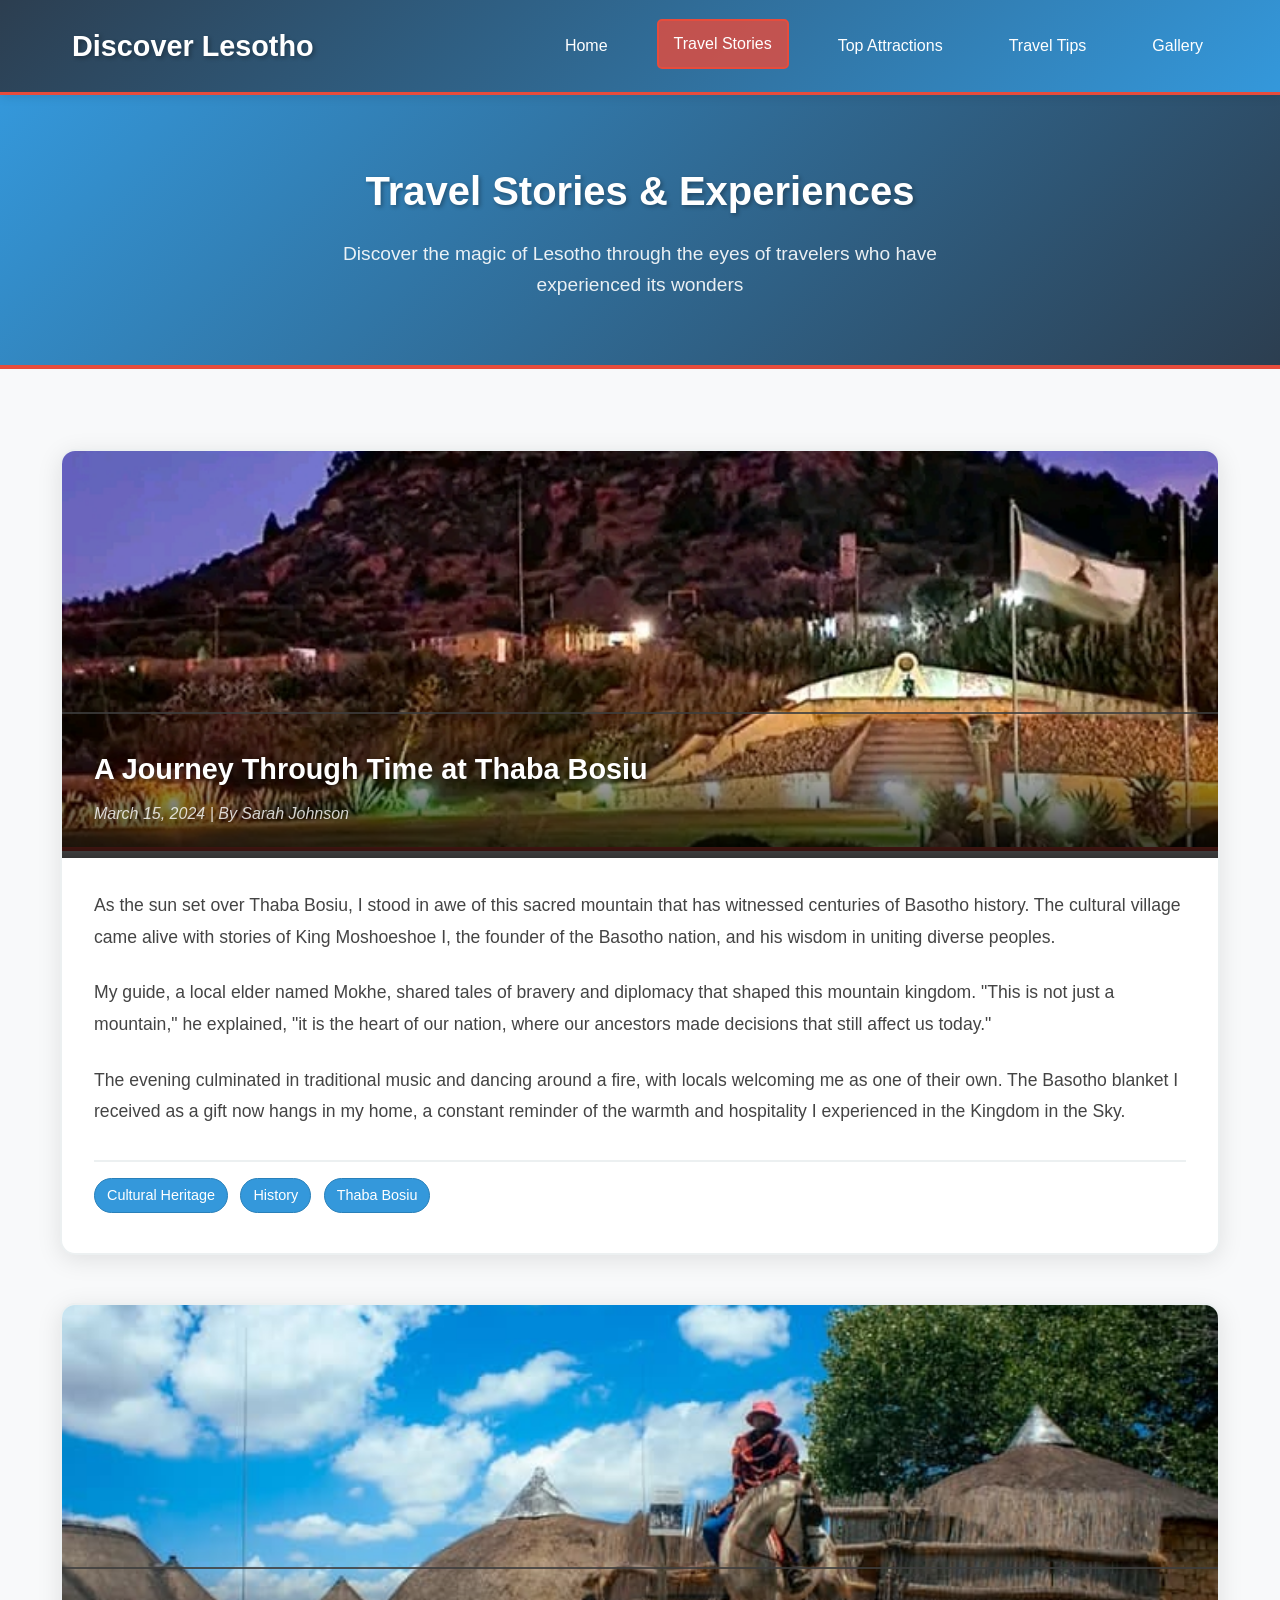
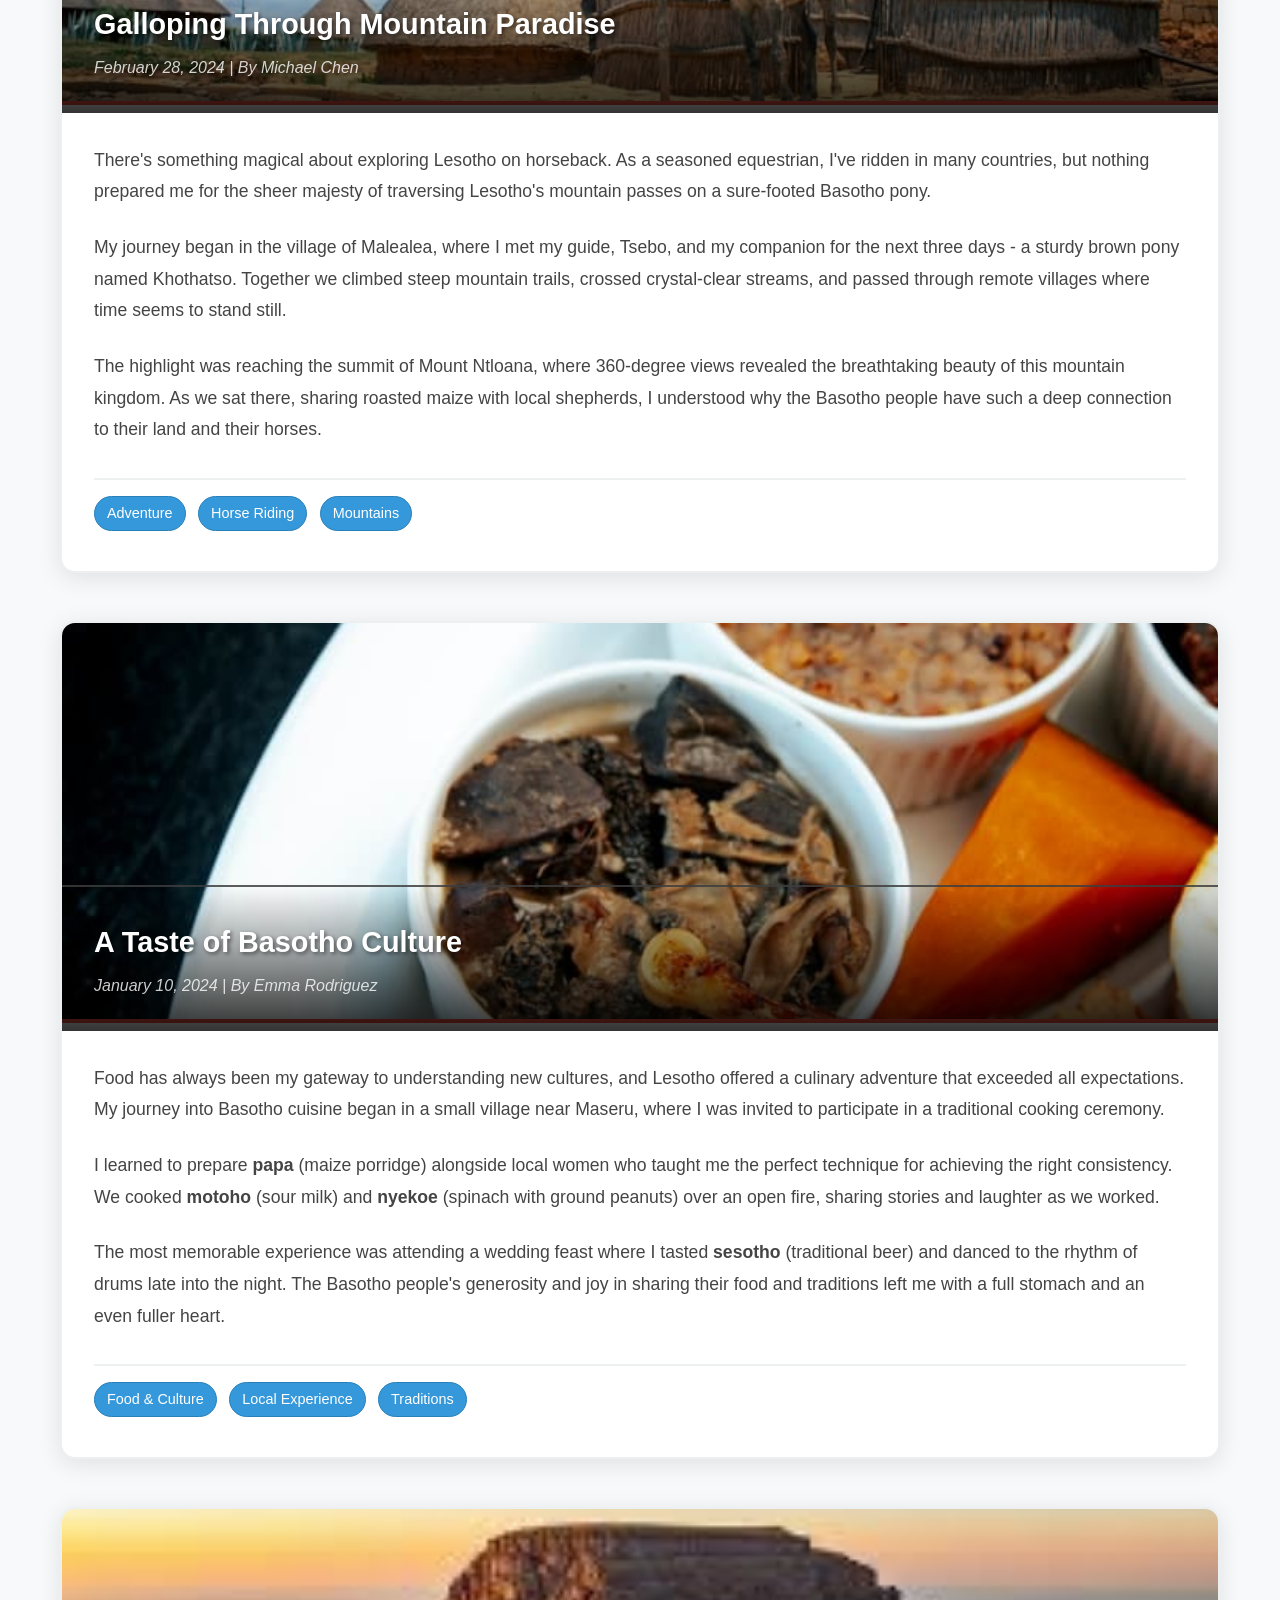
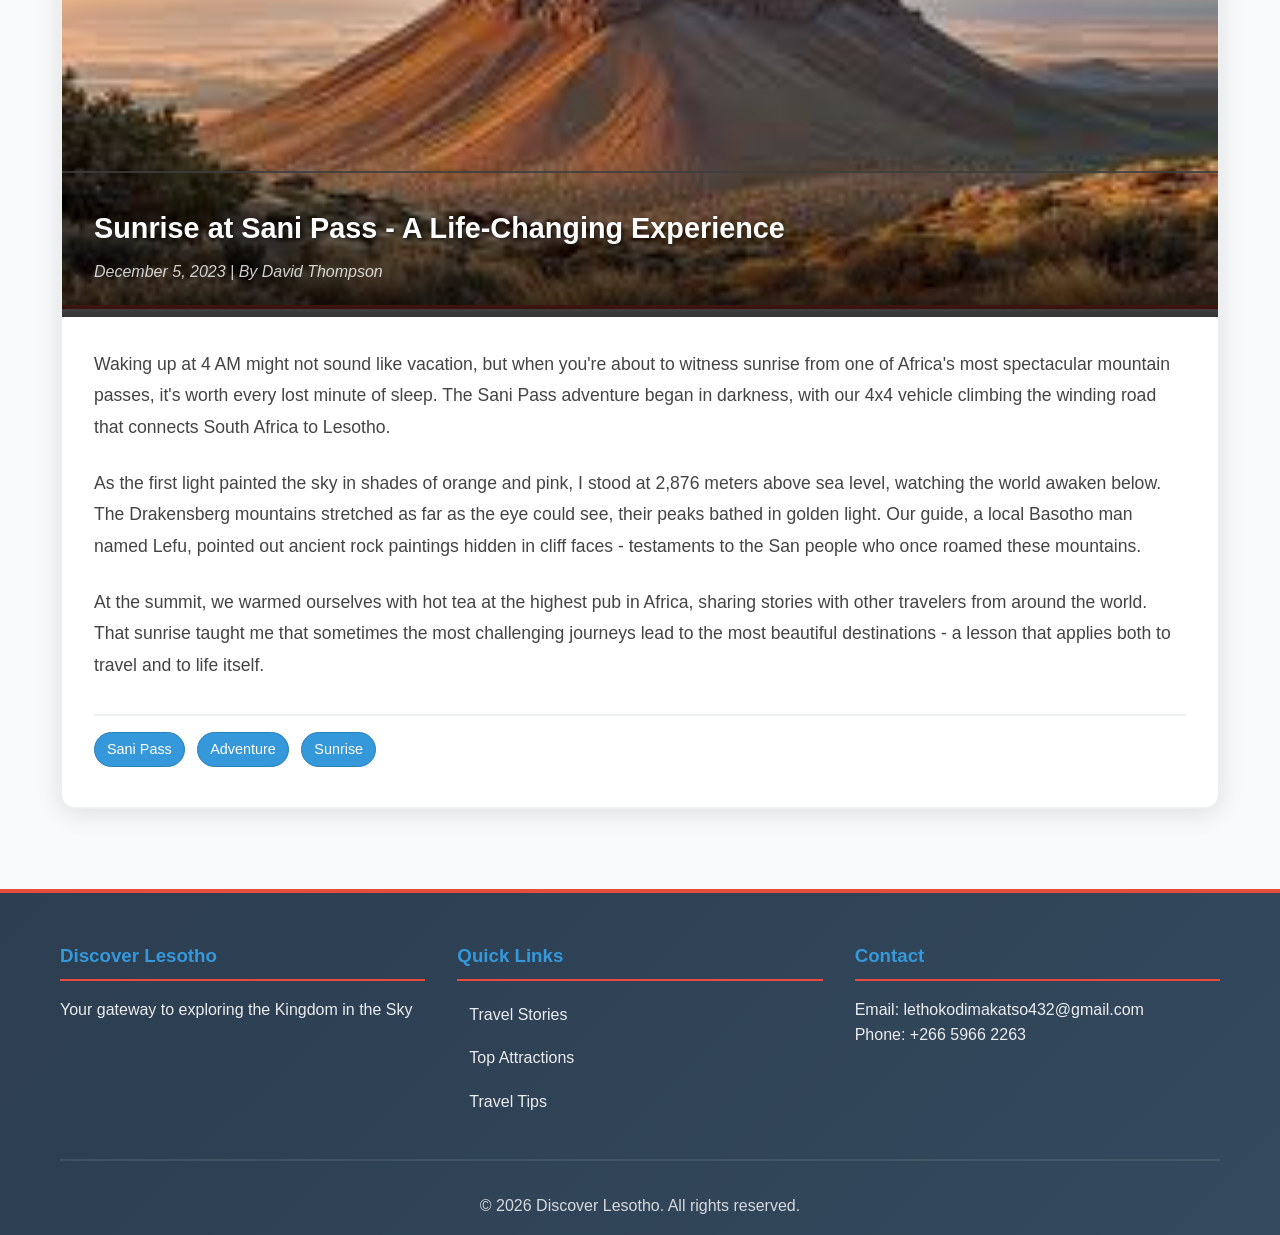
<file: travel-stories.html>
<!DOCTYPE html>
<html lang="en">
<head>
    <meta charset="UTF-8">
    <meta name="viewport" content="width=device-width, initial-scale=1.0">
    <title>Travel Stories - Discover Lesotho</title>
    <link rel="stylesheet" href="styles.css">
</head>
<body>
    <header>
        <nav>
            <div class="nav-container">
                <div class="logo">
                    <h1>Discover Lesotho</h1>
                </div>
                <ul class="nav-menu">
                    <li><a href="index.html">Home</a></li>
                    <li><a href="travel-stories.html" class="active">Travel Stories</a></li>
                    <li><a href="attractions.html">Top Attractions</a></li>
                    <li><a href="travel-tips.html">Travel Tips</a></li>
                    <li><a href="gallery.html">Gallery</a></li>
                </ul>
            </div>
        </nav>
    </header>

    <main>
        <section class="page-header">
            <div class="container">
                <h1>Travel Stories & Experiences</h1>
                <p>Discover the magic of Lesotho through the eyes of travelers who have experienced its wonders</p>
            </div>
        </section>

        <section class="blog-posts">
            <div class="container">
                <article class="blog-post">
                    <div class="post-header">
                        <img src="Thaba Bosiu Cultural Village monument at dusk.jpg" alt="Thaba Bosiu at Dusk">
                        <div class="post-meta">
                            <h2>A Journey Through Time at Thaba Bosiu</h2>
                            <p class="post-date">March 15, 2024 | By Sarah Johnson</p>
                        </div>
                    </div>
                    <div class="post-content">
                        <p>As the sun set over Thaba Bosiu, I stood in awe of this sacred mountain that has witnessed centuries of Basotho history. The cultural village came alive with stories of King Moshoeshoe I, the founder of the Basotho nation, and his wisdom in uniting diverse peoples.</p>
                        <p>My guide, a local elder named Mokhe, shared tales of bravery and diplomacy that shaped this mountain kingdom. "This is not just a mountain," he explained, "it is the heart of our nation, where our ancestors made decisions that still affect us today."</p>
                        <p>The evening culminated in traditional music and dancing around a fire, with locals welcoming me as one of their own. The Basotho blanket I received as a gift now hangs in my home, a constant reminder of the warmth and hospitality I experienced in the Kingdom in the Sky.</p>
                        <div class="post-tags">
                            <span class="tag">Cultural Heritage</span>
                            <span class="tag">History</span>
                            <span class="tag">Thaba Bosiu</span>
                        </div>
                    </div>
                </article>

                <article class="blog-post">
                    <div class="post-header">
                        <img src="horse riding.jpg" alt="Horse Riding in Lesotho">
                        <div class="post-meta">
                            <h2>Galloping Through Mountain Paradise</h2>
                            <p class="post-date">February 28, 2024 | By Michael Chen</p>
                        </div>
                    </div>
                    <div class="post-content">
                        <p>There's something magical about exploring Lesotho on horseback. As a seasoned equestrian, I've ridden in many countries, but nothing prepared me for the sheer majesty of traversing Lesotho's mountain passes on a sure-footed Basotho pony.</p>
                        <p>My journey began in the village of Malealea, where I met my guide, Tsebo, and my companion for the next three days - a sturdy brown pony named Khothatso. Together we climbed steep mountain trails, crossed crystal-clear streams, and passed through remote villages where time seems to stand still.</p>
                        <p>The highlight was reaching the summit of Mount Ntloana, where 360-degree views revealed the breathtaking beauty of this mountain kingdom. As we sat there, sharing roasted maize with local shepherds, I understood why the Basotho people have such a deep connection to their land and their horses.</p>
                        <div class="post-tags">
                            <span class="tag">Adventure</span>
                            <span class="tag">Horse Riding</span>
                            <span class="tag">Mountains</span>
                        </div>
                    </div>
                </article>

                <article class="blog-post">
                    <div class="post-header">
                        <img src="traditional food.jpg" alt="Traditional Basotho Food">
                        <div class="post-meta">
                            <h2>A Taste of Basotho Culture</h2>
                            <p class="post-date">January 10, 2024 | By Emma Rodriguez</p>
                        </div>
                    </div>
                    <div class="post-content">
                        <p>Food has always been my gateway to understanding new cultures, and Lesotho offered a culinary adventure that exceeded all expectations. My journey into Basotho cuisine began in a small village near Maseru, where I was invited to participate in a traditional cooking ceremony.</p>
                        <p>I learned to prepare <strong>papa</strong> (maize porridge) alongside local women who taught me the perfect technique for achieving the right consistency. We cooked <strong>motoho</strong> (sour milk) and <strong>nyekoe</strong> (spinach with ground peanuts) over an open fire, sharing stories and laughter as we worked.</p>
                        <p>The most memorable experience was attending a wedding feast where I tasted <strong>sesotho</strong> (traditional beer) and danced to the rhythm of drums late into the night. The Basotho people's generosity and joy in sharing their food and traditions left me with a full stomach and an even fuller heart.</p>
                        <div class="post-tags">
                            <span class="tag">Food & Culture</span>
                            <span class="tag">Local Experience</span>
                            <span class="tag">Traditions</span>
                        </div>
                    </div>
                </article>

                <article class="blog-post">
                    <div class="post-header">
                        <img src="sunrise.jpg" alt="Sunrise in Lesotho">
                        <div class="post-meta">
                            <h2>Sunrise at Sani Pass - A Life-Changing Experience</h2>
                            <p class="post-date">December 5, 2023 | By David Thompson</p>
                        </div>
                    </div>
                    <div class="post-content">
                        <p>Waking up at 4 AM might not sound like vacation, but when you're about to witness sunrise from one of Africa's most spectacular mountain passes, it's worth every lost minute of sleep. The Sani Pass adventure began in darkness, with our 4x4 vehicle climbing the winding road that connects South Africa to Lesotho.</p>
                        <p>As the first light painted the sky in shades of orange and pink, I stood at 2,876 meters above sea level, watching the world awaken below. The Drakensberg mountains stretched as far as the eye could see, their peaks bathed in golden light. Our guide, a local Basotho man named Lefu, pointed out ancient rock paintings hidden in cliff faces - testaments to the San people who once roamed these mountains.</p>
                        <p>At the summit, we warmed ourselves with hot tea at the highest pub in Africa, sharing stories with other travelers from around the world. That sunrise taught me that sometimes the most challenging journeys lead to the most beautiful destinations - a lesson that applies both to travel and to life itself.</p>
                        <div class="post-tags">
                            <span class="tag">Sani Pass</span>
                            <span class="tag">Adventure</span>
                            <span class="tag">Sunrise</span>
                        </div>
                    </div>
                </article>
            </div>
        </section>
    </main>

    <footer>
        <div class="container">
            <div class="footer-content">
                <div class="footer-section">
                    <h3>Discover Lesotho</h3>
                    <p>Your gateway to exploring the Kingdom in the Sky</p>
                </div>
                <div class="footer-section">
                    <h3>Quick Links</h3>
                    <ul>
                        <li><a href="travel-stories.html">Travel Stories</a></li>
                        <li><a href="attractions.html">Top Attractions</a></li>
                        <li><a href="travel-tips.html">Travel Tips</a></li>
                    </ul>
                </div>
                <div class="footer-section">
                    <h3>Contact</h3>
                    <p>Email: lethokodimakatso432@gmail.com</p>
                    <p>Phone: +266 5966 2263</p>
                </div>
            </div>
            <div class="footer-bottom">
                <p>&copy; 2026 Discover Lesotho. All rights reserved.</p>
            </div>
        </div>
    </footer>
</body>
</html>
</file>
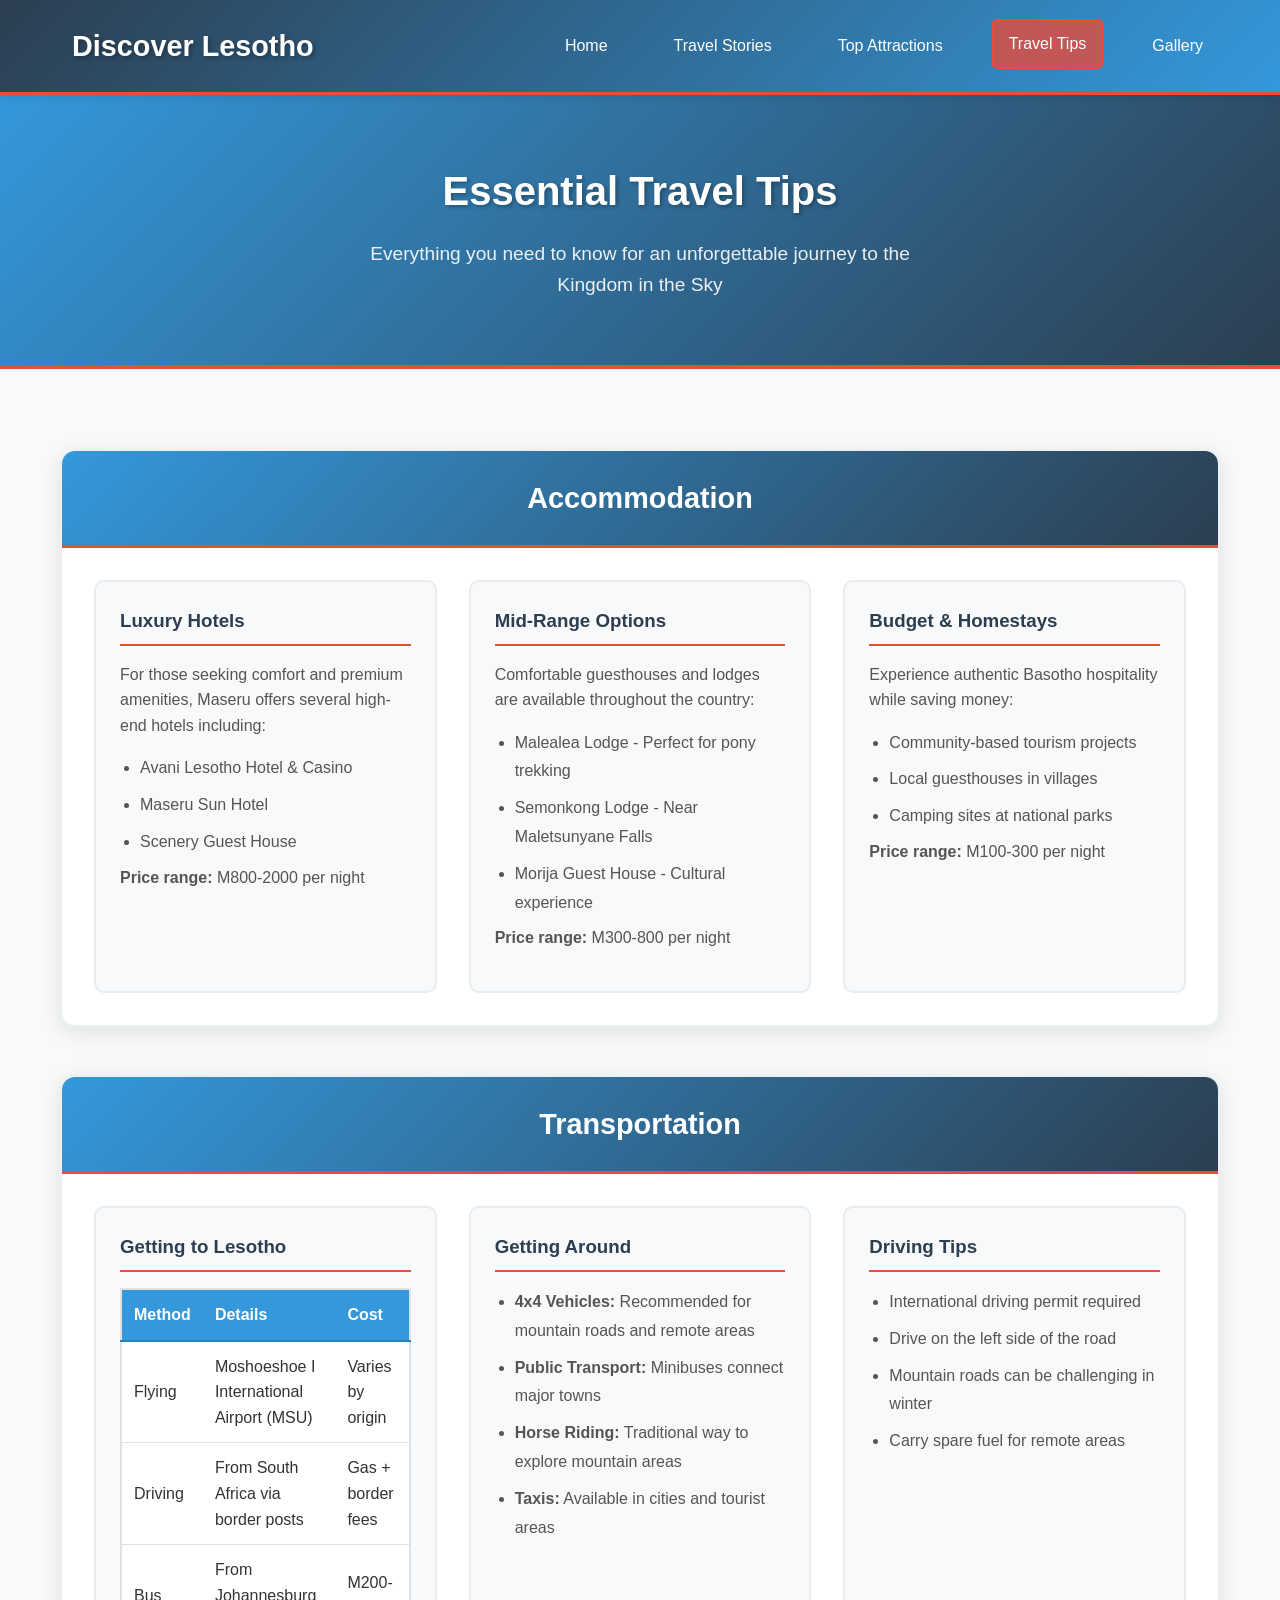
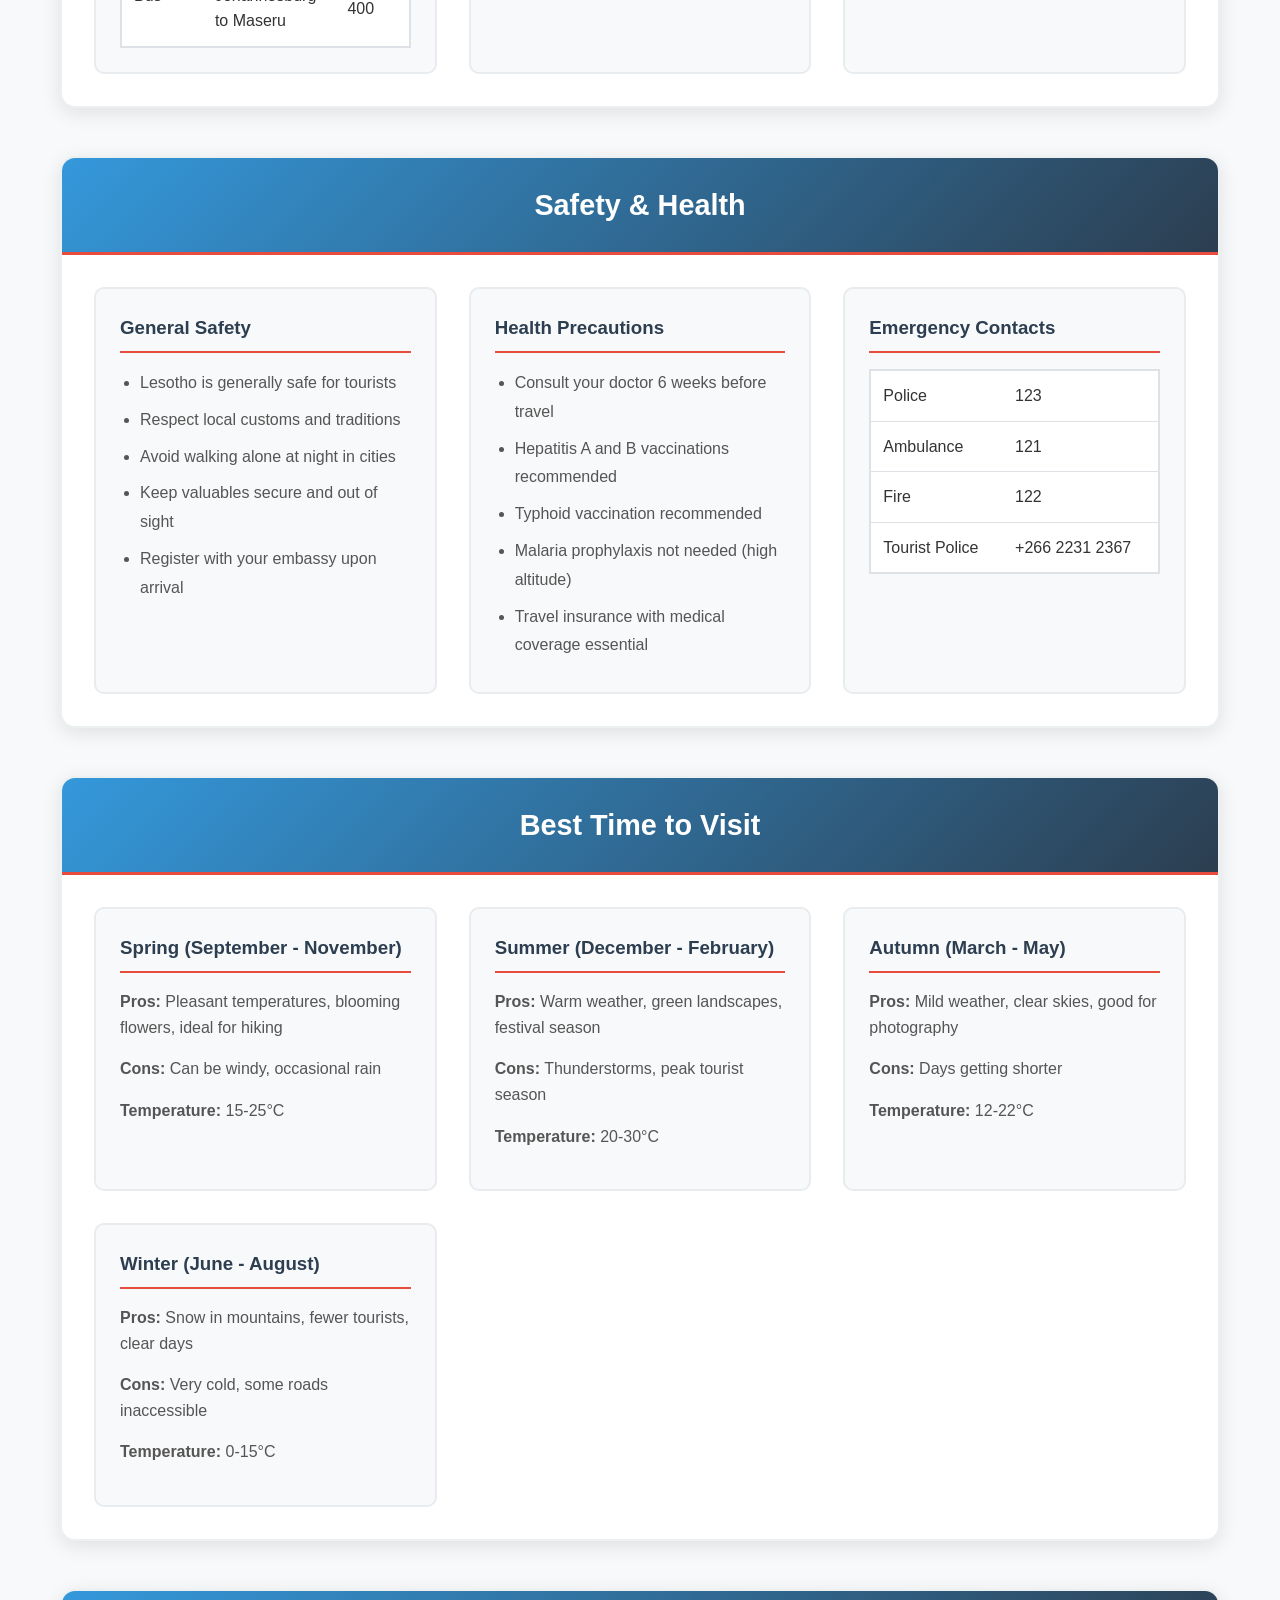
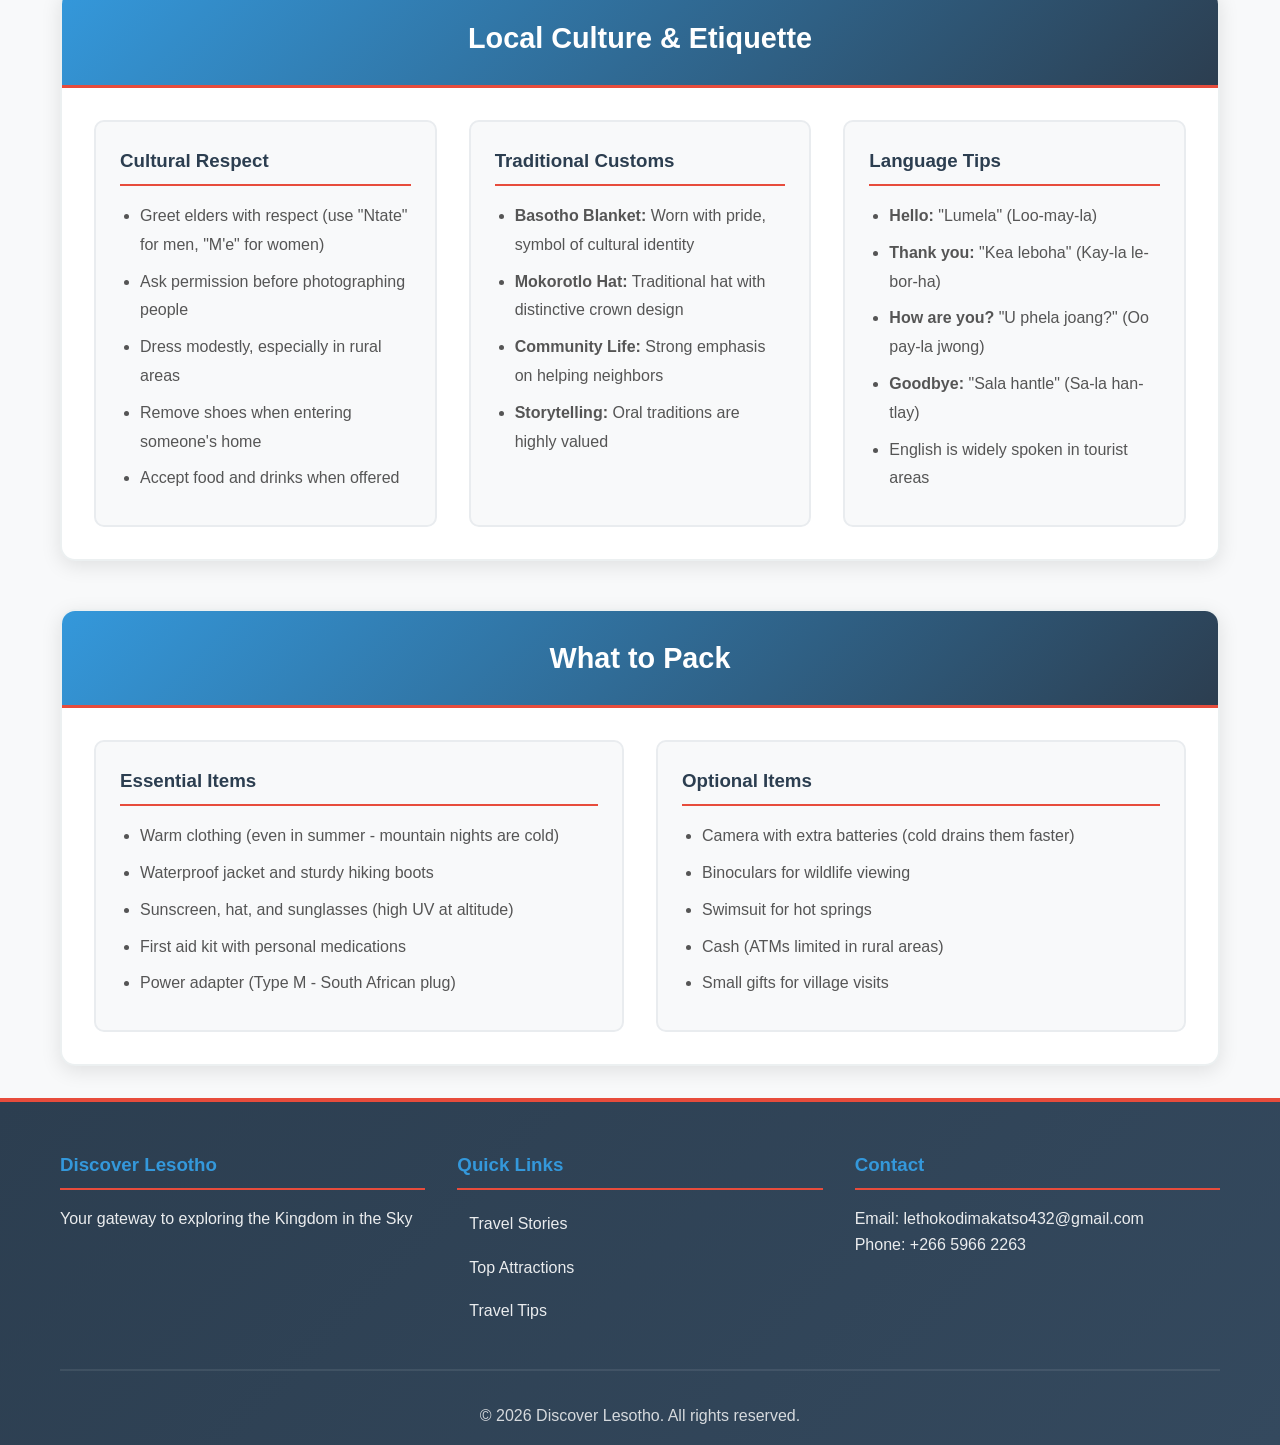
<file: travel-tips.html>
<!DOCTYPE html>
<html lang="en">
<head>
    <meta charset="UTF-8">
    <meta name="viewport" content="width=device-width, initial-scale=1.0">
    <title>Travel Tips - Discover Lesotho</title>
    <link rel="stylesheet" href="styles.css">
</head>
<body>
    <header>
        <nav>
            <div class="nav-container">
                <div class="logo">
                    <h1>Discover Lesotho</h1>
                </div>
                <ul class="nav-menu">
                    <li><a href="index.html">Home</a></li>
                    <li><a href="travel-stories.html">Travel Stories</a></li>
                    <li><a href="attractions.html">Top Attractions</a></li>
                    <li><a href="travel-tips.html" class="active">Travel Tips</a></li>
                    <li><a href="gallery.html">Gallery</a></li>
                </ul>
            </div>
        </nav>
    </header>

    <main>
        <section class="page-header">
            <div class="container">
                <h1>Essential Travel Tips</h1>
                <p>Everything you need to know for an unforgettable journey to the Kingdom in the Sky</p>
            </div>
        </section>

        <section class="travel-tips">
            <div class="container">
                <div class="tips-grid">
                    <!-- Accommodation Section -->
                    <div class="tip-section">
                        <h2>Accommodation</h2>
                        <div class="tip-content">
                            <div class="tip-card">
                                <h3>Luxury Hotels</h3>
                                <p>For those seeking comfort and premium amenities, Maseru offers several high-end hotels including:</p>
                                <ul>
                                    <li>Avani Lesotho Hotel & Casino</li>
                                    <li>Maseru Sun Hotel</li>
                                    <li>Scenery Guest House</li>
                                </ul>
                                <p><strong>Price range:</strong> M800-2000 per night</p>
                            </div>

                            <div class="tip-card">
                                <h3>Mid-Range Options</h3>
                                <p>Comfortable guesthouses and lodges are available throughout the country:</p>
                                <ul>
                                    <li>Malealea Lodge - Perfect for pony trekking</li>
                                    <li>Semonkong Lodge - Near Maletsunyane Falls</li>
                                    <li>Morija Guest House - Cultural experience</li>
                                </ul>
                                <p><strong>Price range:</strong> M300-800 per night</p>
                            </div>

                            <div class="tip-card">
                                <h3>Budget & Homestays</h3>
                                <p>Experience authentic Basotho hospitality while saving money:</p>
                                <ul>
                                    <li>Community-based tourism projects</li>
                                    <li>Local guesthouses in villages</li>
                                    <li>Camping sites at national parks</li>
                                </ul>
                                <p><strong>Price range:</strong> M100-300 per night</p>
                            </div>
                        </div>
                    </div>

                    <!-- Transport Section -->
                    <div class="tip-section">
                        <h2>Transportation</h2>
                        <div class="tip-content">
                            <div class="tip-card">
                                <h3>Getting to Lesotho</h3>
                                <table class="transport-table">
                                    <tr>
                                        <th>Method</th>
                                        <th>Details</th>
                                        <th>Cost</th>
                                    </tr>
                                    <tr>
                                        <td>Flying</td>
                                        <td>Moshoeshoe I International Airport (MSU)</td>
                                        <td>Varies by origin</td>
                                    </tr>
                                    <tr>
                                        <td>Driving</td>
                                        <td>From South Africa via border posts</td>
                                        <td>Gas + border fees</td>
                                    </tr>
                                    <tr>
                                        <td>Bus</td>
                                        <td>From Johannesburg to Maseru</td>
                                        <td>M200-400</td>
                                    </tr>
                                </table>
                            </div>

                            <div class="tip-card">
                                <h3>Getting Around</h3>
                                <ul>
                                    <li><strong>4x4 Vehicles:</strong> Recommended for mountain roads and remote areas</li>
                                    <li><strong>Public Transport:</strong> Minibuses connect major towns</li>
                                    <li><strong>Horse Riding:</strong> Traditional way to explore mountain areas</li>
                                    <li><strong>Taxis:</strong> Available in cities and tourist areas</li>
                                </ul>
                            </div>

                            <div class="tip-card">
                                <h3>Driving Tips</h3>
                                <ul>
                                    <li>International driving permit required</li>
                                    <li>Drive on the left side of the road</li>
                                    <li>Mountain roads can be challenging in winter</li>
                                    <li>Carry spare fuel for remote areas</li>
                                </ul>
                            </div>
                        </div>
                    </div>

                    <!-- Safety Section -->
                    <div class="tip-section">
                        <h2>Safety & Health</h2>
                        <div class="tip-content">
                            <div class="tip-card">
                                <h3>General Safety</h3>
                                <ul>
                                    <li>Lesotho is generally safe for tourists</li>
                                    <li>Respect local customs and traditions</li>
                                    <li>Avoid walking alone at night in cities</li>
                                    <li>Keep valuables secure and out of sight</li>
                                    <li>Register with your embassy upon arrival</li>
                                </ul>
                            </div>

                            <div class="tip-card">
                                <h3>Health Precautions</h3>
                                <ul>
                                    <li>Consult your doctor 6 weeks before travel</li>
                                    <li>Hepatitis A and B vaccinations recommended</li>
                                    <li>Typhoid vaccination recommended</li>
                                    <li>Malaria prophylaxis not needed (high altitude)</li>
                                    <li>Travel insurance with medical coverage essential</li>
                                </ul>
                            </div>

                            <div class="tip-card">
                                <h3>Emergency Contacts</h3>
                                <table class="emergency-table">
                                    <tr>
                                        <td>Police</td>
                                        <td>123</td>
                                    </tr>
                                    <tr>
                                        <td>Ambulance</td>
                                        <td>121</td>
                                    </tr>
                                    <tr>
                                        <td>Fire</td>
                                        <td>122</td>
                                    </tr>
                                    <tr>
                                        <td>Tourist Police</td>
                                        <td>+266 2231 2367</td>
                                    </tr>
                                </table>
                            </div>
                        </div>
                    </div>

                    <!-- Best Time to Visit -->
                    <div class="tip-section">
                        <h2>Best Time to Visit</h2>
                        <div class="tip-content">
                            <div class="tip-card">
                                <h3>Spring (September - November)</h3>
                                <p><strong>Pros:</strong> Pleasant temperatures, blooming flowers, ideal for hiking</p>
                                <p><strong>Cons:</strong> Can be windy, occasional rain</p>
                                <p><strong>Temperature:</strong> 15-25°C</p>
                            </div>

                            <div class="tip-card">
                                <h3>Summer (December - February)</h3>
                                <p><strong>Pros:</strong> Warm weather, green landscapes, festival season</p>
                                <p><strong>Cons:</strong> Thunderstorms, peak tourist season</p>
                                <p><strong>Temperature:</strong> 20-30°C</p>
                            </div>

                            <div class="tip-card">
                                <h3>Autumn (March - May)</h3>
                                <p><strong>Pros:</strong> Mild weather, clear skies, good for photography</p>
                                <p><strong>Cons:</strong> Days getting shorter</p>
                                <p><strong>Temperature:</strong> 12-22°C</p>
                            </div>

                            <div class="tip-card">
                                <h3>Winter (June - August)</h3>
                                <p><strong>Pros:</strong> Snow in mountains, fewer tourists, clear days</p>
                                <p><strong>Cons:</strong> Very cold, some roads inaccessible</p>
                                <p><strong>Temperature:</strong> 0-15°C</p>
                            </div>
                        </div>
                    </div>

                    <!-- Local Culture -->
                    <div class="tip-section">
                        <h2>Local Culture & Etiquette</h2>
                        <div class="tip-content">
                            <div class="tip-card">
                                <h3>Cultural Respect</h3>
                                <ul>
                                    <li>Greet elders with respect (use "Ntate" for men, "M'e" for women)</li>
                                    <li>Ask permission before photographing people</li>
                                    <li>Dress modestly, especially in rural areas</li>
                                    <li>Remove shoes when entering someone's home</li>
                                    <li>Accept food and drinks when offered</li>
                                </ul>
                            </div>

                            <div class="tip-card">
                                <h3>Traditional Customs</h3>
                                <ul>
                                    <li><strong>Basotho Blanket:</strong> Worn with pride, symbol of cultural identity</li>
                                    <li><strong>Mokorotlo Hat:</strong> Traditional hat with distinctive crown design</li>
                                    <li><strong>Community Life:</strong> Strong emphasis on helping neighbors</li>
                                    <li><strong>Storytelling:</strong> Oral traditions are highly valued</li>
                                </ul>
                            </div>

                            <div class="tip-card">
                                <h3>Language Tips</h3>
                                <ul>
                                    <li><strong>Hello:</strong> "Lumela" (Loo-may-la)</li>
                                    <li><strong>Thank you:</strong> "Kea leboha" (Kay-la le-bor-ha)</li>
                                    <li><strong>How are you?</strong> "U phela joang?" (Oo pay-la jwong)</li>
                                    <li><strong>Goodbye:</strong> "Sala hantle" (Sa-la han-tlay)</li>
                                    <li>English is widely spoken in tourist areas</li>
                                </ul>
                            </div>
                        </div>
                    </div>

                    <!-- What to Pack -->
                    <div class="tip-section">
                        <h2>What to Pack</h2>
                        <div class="tip-content">
                            <div class="tip-card">
                                <h3>Essential Items</h3>
                                <ul>
                                    <li>Warm clothing (even in summer - mountain nights are cold)</li>
                                    <li>Waterproof jacket and sturdy hiking boots</li>
                                    <li>Sunscreen, hat, and sunglasses (high UV at altitude)</li>
                                    <li>First aid kit with personal medications</li>
                                    <li>Power adapter (Type M - South African plug)</li>
                                </ul>
                            </div>

                            <div class="tip-card">
                                <h3>Optional Items</h3>
                                <ul>
                                    <li>Camera with extra batteries (cold drains them faster)</li>
                                    <li>Binoculars for wildlife viewing</li>
                                    <li>Swimsuit for hot springs</li>
                                    <li>Cash (ATMs limited in rural areas)</li>
                                    <li>Small gifts for village visits</li>
                                </ul>
                            </div>
                        </div>
                    </div>
                </div>
            </div>
        </section>
    </main>

    <footer>
        <div class="container">
            <div class="footer-content">
                <div class="footer-section">
                    <h3>Discover Lesotho</h3>
                    <p>Your gateway to exploring the Kingdom in the Sky</p>
                </div>
                <div class="footer-section">
                    <h3>Quick Links</h3>
                    <ul>
                        <li><a href="travel-stories.html">Travel Stories</a></li>
                        <li><a href="attractions.html">Top Attractions</a></li>
                        <li><a href="travel-tips.html">Travel Tips</a></li>
                    </ul>
                </div>
                <div class="footer-section">
                    <h3>Contact</h3>
                    <p>Email: lethokodimakatso432@gmail.com</p>
                    <p>Phone: +266 5966 2263</p>
                </div>
            </div>
            <div class="footer-bottom">
                <p>&copy; 2026 Discover Lesotho. All rights reserved.</p>
            </div>
        </div>
    </footer>
</body>
</html>
</file>
<file: styles.css>
/* CSS Reset and Global Styles */
* {
    margin: 0;
    padding: 0;
    box-sizing: border-box;
}

body {
    font-family: 'Arial', sans-serif;
    line-height: 1.6;
    color: #333;
    background-color: #f8f9fa;
}

.container {
    max-width: 1200px;
    margin: 0 auto;
    padding: 0 20px;
}

/* Header and Navigation */
header {
    background: linear-gradient(135deg, #2c3e50, #3498db);
    color: white;
    padding: 1rem 0;
    position: sticky;
    top: 0;
    z-index: 1000;
    box-shadow: 0 2px 10px rgba(0,0,0,0.1);
    border-bottom: 3px solid #e74c3c;
}

.nav-container {
    max-width: 1200px;
    margin: 0 auto;
    padding: 0 20px;
    display: flex;
    justify-content: space-between;
    align-items: center;
}

.logo h1 {
    font-size: 1.8rem;
    font-weight: bold;
    color: white;
    text-shadow: 2px 2px 4px rgba(0,0,0,0.3);
    border: 2px solid transparent;
    padding: 5px 10px;
    border-radius: 5px;
    transition: all 0.3s ease;
}

.logo h1:hover {
    border-color: #e74c3c;
    background-color: rgba(231, 76, 60, 0.1);
}

.nav-menu {
    display: flex;
    list-style: none;
    gap: 2rem;
    margin: 0;
    padding: 0;
}

.nav-menu li {
    margin: 0;
}

.nav-menu a {
    color: white;
    text-decoration: none;
    padding: 10px 15px;
    border-radius: 5px;
    transition: all 0.3s ease;
    border: 2px solid transparent;
    display: block;
}

.nav-menu a:hover,
.nav-menu a.active {
    background-color: rgba(231, 76, 60, 0.8);
    border-color: #e74c3c;
    transform: translateY(-2px);
}

/* Hero Banner */
.hero-banner {
    background: linear-gradient(rgba(0,0,0,0.4), rgba(0,0,0,0.4)), url('beautiful landscape.jpg');
    background-size: cover;
    background-position: center;
    height: 70vh;
    display: flex;
    align-items: center;
    justify-content: center;
    text-align: center;
    color: white;
    padding: 2rem;
    margin-bottom: 3rem;
    border-bottom: 5px solid #e74c3c;
}

.hero-content {
    max-width: 800px;
    padding: 3rem;
    background-color: rgba(0,0,0,0.6);
    border-radius: 15px;
    border: 3px solid rgba(255,255,255,0.2);
    box-shadow: 0 10px 30px rgba(0,0,0,0.5);
}

.hero-content h2 {
    font-size: 3rem;
    margin-bottom: 1rem;
    text-shadow: 3px 3px 6px rgba(0,0,0,0.7);
    border-bottom: 3px solid #e74c3c;
    padding-bottom: 1rem;
}

.hero-content p {
    font-size: 1.3rem;
    margin-bottom: 2rem;
    line-height: 1.8;
}

.cta-button {
    display: inline-block;
    background-color: #e74c3c;
    color: white;
    padding: 15px 30px;
    text-decoration: none;
    border-radius: 50px;
    font-weight: bold;
    font-size: 1.1rem;
    transition: all 0.3s ease;
    border: 3px solid #c0392b;
    box-shadow: 0 5px 15px rgba(231, 76, 60, 0.3);
}

.cta-button:hover {
    background-color: #c0392b;
    transform: translateY(-3px);
    box-shadow: 0 8px 25px rgba(231, 76, 60, 0.5);
}

/* Page Headers */
.page-header {
    background: linear-gradient(135deg, #3498db, #2c3e50);
    color: white;
    padding: 4rem 0;
    text-align: center;
    margin-bottom: 3rem;
    border-bottom: 4px solid #e74c3c;
}

.page-header h1 {
    font-size: 2.5rem;
    margin-bottom: 1rem;
    text-shadow: 2px 2px 4px rgba(0,0,0,0.3);
}

.page-header p {
    font-size: 1.2rem;
    max-width: 600px;
    margin: 0 auto;
    opacity: 0.9;
}

/* Introduction Section */
.intro-section {
    padding: 4rem 0;
    margin-bottom: 3rem;
}

.intro-section h2 {
    text-align: center;
    font-size: 2.5rem;
    margin-bottom: 3rem;
    color: #2c3e50;
    border-bottom: 3px solid #e74c3c;
    padding-bottom: 1rem;
    display: inline-block;
    width: 100%;
}

.intro-grid {
    display: grid;
    grid-template-columns: repeat(auto-fit, minmax(300px, 1fr));
    gap: 2rem;
    margin-top: 2rem;
}

.intro-card {
    background: white;
    padding: 2rem;
    border-radius: 15px;
    box-shadow: 0 5px 20px rgba(0,0,0,0.1);
    border: 2px solid #ecf0f1;
    transition: all 0.3s ease;
    text-align: center;
}

.intro-card:hover {
    transform: translateY(-10px);
    box-shadow: 0 15px 40px rgba(0,0,0,0.2);
    border-color: #3498db;
}

.intro-card h3 {
    font-size: 1.5rem;
    margin-bottom: 1rem;
    color: #2c3e50;
    border-bottom: 2px solid #e74c3c;
    padding-bottom: 0.5rem;
}

.intro-card p {
    color: #555;
    line-height: 1.8;
    margin: 0;
}

/* Highlights Section */
.highlights {
    padding: 4rem 0;
    background-color: #ecf0f1;
    margin-bottom: 3rem;
}

.highlights h2 {
    text-align: center;
    font-size: 2.5rem;
    margin-bottom: 3rem;
    color: #2c3e50;
    border-bottom: 3px solid #e74c3c;
    padding-bottom: 1rem;
}

.highlights-grid {
    display: grid;
    grid-template-columns: repeat(auto-fit, minmax(300px, 1fr));
    gap: 2rem;
}

.highlight-item {
    background: white;
    border-radius: 15px;
    overflow: hidden;
    box-shadow: 0 5px 20px rgba(0,0,0,0.1);
    border: 2px solid #bdc3c7;
    transition: all 0.3s ease;
}

.highlight-item:hover {
    transform: translateY(-5px);
    box-shadow: 0 10px 30px rgba(0,0,0,0.2);
    border-color: #3498db;
}

.highlight-item img {
    width: 100%;
    height: 200px;
    object-fit: cover;
    border-bottom: 3px solid #e74c3c;
}

.highlight-item h3 {
    padding: 1rem;
    margin: 0;
    color: #2c3e50;
    font-size: 1.3rem;
    border-bottom: 2px solid #ecf0f1;
}

.highlight-item p {
    padding: 1rem;
    margin: 0;
    color: #555;
    line-height: 1.6;
}

/* Blog Posts */
.blog-posts {
    padding: 2rem 0;
}

.blog-post {
    background: white;
    margin-bottom: 3rem;
    border-radius: 15px;
    overflow: hidden;
    box-shadow: 0 5px 25px rgba(0,0,0,0.1);
    border: 2px solid #ecf0f1;
}

.post-header {
    position: relative;
}

.post-header img {
    width: 100%;
    height: 400px;
    object-fit: cover;
    border-bottom: 4px solid #e74c3c;
}

.post-meta {
    position: absolute;
    bottom: 0;
    left: 0;
    right: 0;
    background: linear-gradient(transparent, rgba(0,0,0,0.8));
    color: white;
    padding: 2rem;
    border-top: 2px solid rgba(255,255,255,0.2);
}

.post-meta h2 {
    margin-bottom: 0.5rem;
    font-size: 1.8rem;
    text-shadow: 2px 2px 4px rgba(0,0,0,0.5);
}

.post-date {
    opacity: 0.8;
    font-style: italic;
}

.post-content {
    padding: 2rem;
}

.post-content p {
    margin-bottom: 1.5rem;
    line-height: 1.8;
    color: #444;
    font-size: 1.1rem;
}

.post-tags {
    margin-top: 2rem;
    padding-top: 1rem;
    border-top: 2px solid #ecf0f1;
}

.tag {
    display: inline-block;
    background-color: #3498db;
    color: white;
    padding: 5px 12px;
    border-radius: 20px;
    font-size: 0.9rem;
    margin-right: 0.5rem;
    margin-bottom: 0.5rem;
    border: 1px solid #2980b9;
}

/* Attractions Section */
.attractions-section {
    padding: 2rem 0;
}

.attractions-nav {
    display: flex;
    justify-content: center;
    gap: 1rem;
    margin-bottom: 3rem;
    flex-wrap: wrap;
}

.attraction-btn {
    background-color: #ecf0f1;
    color: #2c3e50;
    border: 2px solid #bdc3c7;
    padding: 12px 25px;
    border-radius: 25px;
    cursor: pointer;
    font-size: 1rem;
    transition: all 0.3s ease;
    box-shadow: 0 2px 5px rgba(0,0,0,0.1);
}

.attraction-btn:hover,
.attraction-btn.active {
    background-color: #3498db;
    color: white;
    border-color: #2980b9;
    transform: translateY(-2px);
    box-shadow: 0 5px 15px rgba(52, 152, 219, 0.3);
}

.attractions-grid {
    display: grid;
    grid-template-columns: repeat(auto-fit, minmax(350px, 1fr));
    gap: 2rem;
    margin-bottom: 3rem;
}

.attraction-card {
    background: white;
    border-radius: 15px;
    overflow: hidden;
    box-shadow: 0 5px 20px rgba(0,0,0,0.1);
    border: 2px solid #ecf0f1;
    transition: all 0.3s ease;
}

.attraction-card:hover {
    transform: translateY(-5px);
    box-shadow: 0 10px 30px rgba(0,0,0,0.2);
    border-color: #3498db;
}

.attraction-card img {
    width: 100%;
    height: 250px;
    object-fit: cover;
    border-bottom: 3px solid #e74c3c;
}

.attraction-info {
    padding: 1.5rem;
}

.attraction-info h3 {
    margin-bottom: 0.5rem;
    color: #2c3e50;
    font-size: 1.4rem;
    border-bottom: 2px solid #e74c3c;
    padding-bottom: 0.5rem;
}

.attraction-type {
    color: #e74c3c;
    font-weight: bold;
    font-style: italic;
    margin-bottom: 1rem;
    display: block;
}

.attraction-info p {
    color: #555;
    line-height: 1.6;
    margin-bottom: 1rem;
}

.attraction-details {
    display: flex;
    flex-direction: column;
    gap: 0.5rem;
    padding-top: 1rem;
    border-top: 2px solid #ecf0f1;
}

.detail {
    font-size: 0.9rem;
    color: #666;
    background-color: #f8f9fa;
    padding: 5px 10px;
    border-radius: 5px;
    border-left: 3px solid #3498db;
}

/* Featured Experiences */
.featured-attractions {
    padding: 4rem 0;
    background-color: #ecf0f1;
}

.featured-attractions h2 {
    text-align: center;
    font-size: 2.5rem;
    margin-bottom: 3rem;
    color: #2c3e50;
    border-bottom: 3px solid #e74c3c;
    padding-bottom: 1rem;
}

.featured-grid {
    display: grid;
    grid-template-columns: repeat(auto-fit, minmax(300px, 1fr));
    gap: 2rem;
}

.featured-item {
    background: white;
    padding: 2rem;
    border-radius: 15px;
    text-align: center;
    box-shadow: 0 5px 20px rgba(0,0,0,0.1);
    border: 2px solid #bdc3c7;
    transition: all 0.3s ease;
}

.featured-item:hover {
    transform: translateY(-5px);
    box-shadow: 0 10px 30px rgba(0,0,0,0.2);
    border-color: #3498db;
}

.featured-item h3 {
    margin-bottom: 1rem;
    color: #2c3e50;
    font-size: 1.3rem;
    border-bottom: 2px solid #e74c3c;
    padding-bottom: 0.5rem;
}

.featured-item p {
    color: #555;
    line-height: 1.6;
    margin-bottom: 1.5rem;
}

.learn-more {
    display: inline-block;
    background-color: #3498db;
    color: white;
    padding: 10px 20px;
    text-decoration: none;
    border-radius: 25px;
    transition: all 0.3s ease;
    border: 2px solid #2980b9;
}

.learn-more:hover {
    background-color: #2980b9;
    transform: translateY(-2px);
}

/* Travel Tips */
.travel-tips {
    padding: 2rem 0;
}

.tips-grid {
    display: grid;
    gap: 3rem;
}

.tip-section {
    background: white;
    border-radius: 15px;
    overflow: hidden;
    box-shadow: 0 5px 20px rgba(0,0,0,0.1);
    border: 2px solid #ecf0f1;
}

.tip-section h2 {
    background: linear-gradient(135deg, #3498db, #2c3e50);
    color: white;
    padding: 1.5rem;
    margin: 0;
    text-align: center;
    font-size: 1.8rem;
    border-bottom: 3px solid #e74c3c;
}

.tip-content {
    padding: 2rem;
    display: grid;
    grid-template-columns: repeat(auto-fit, minmax(300px, 1fr));
    gap: 2rem;
}

.tip-card {
    background-color: #f8f9fa;
    padding: 1.5rem;
    border-radius: 10px;
    border: 2px solid #e9ecef;
    transition: all 0.3s ease;
}

.tip-card:hover {
    background-color: white;
    border-color: #3498db;
    box-shadow: 0 5px 15px rgba(0,0,0,0.1);
}

.tip-card h3 {
    color: #2c3e50;
    margin-bottom: 1rem;
    border-bottom: 2px solid #e74c3c;
    padding-bottom: 0.5rem;
}

.tip-card p {
    color: #555;
    line-height: 1.6;
    margin-bottom: 1rem;
}

.tip-card ul {
    margin-left: 20px;
    color: #555;
    line-height: 1.8;
}

.tip-card li {
    margin-bottom: 0.5rem;
}

/* Tables */
.transport-table,
.emergency-table {
    width: 100%;
    border-collapse: collapse;
    margin-top: 1rem;
    background-color: white;
    border: 2px solid #dee2e6;
}

.transport-table th,
.transport-table td,
.emergency-table th,
.emergency-table td {
    padding: 12px;
    text-align: left;
    border-bottom: 1px solid #dee2e6;
}

.transport-table th,
.emergency-table th {
    background-color: #3498db;
    color: white;
    font-weight: bold;
    border-bottom: 2px solid #2980b9;
}

.transport-table tr:hover,
.emergency-table tr:hover {
    background-color: #f8f9fa;
}

/* Gallery */
.gallery-section {
    padding: 2rem 0;
}

.gallery-filters {
    display: flex;
    justify-content: center;
    gap: 1rem;
    margin-bottom: 3rem;
    flex-wrap: wrap;
}

.filter-btn {
    background-color: #ecf0f1;
    color: #2c3e50;
    border: 2px solid #bdc3c7;
    padding: 10px 20px;
    border-radius: 25px;
    cursor: pointer;
    transition: all 0.3s ease;
    font-size: 0.9rem;
}

.filter-btn:hover,
.filter-btn.active {
    background-color: #3498db;
    color: white;
    border-color: #2980b9;
}

.gallery-grid {
    display: grid;
    grid-template-columns: repeat(auto-fill, minmax(300px, 1fr));
    gap: 1.5rem;
    margin-bottom: 3rem;
}

.gallery-item {
    position: relative;
    border-radius: 15px;
    overflow: hidden;
    box-shadow: 0 5px 20px rgba(0,0,0,0.1);
    border: 2px solid #ecf0f1;
    transition: all 0.3s ease;
    cursor: pointer;
}

.gallery-item:hover {
    transform: translateY(-5px);
    box-shadow: 0 10px 30px rgba(0,0,0,0.2);
    border-color: #3498db;
}

.gallery-item img {
    width: 100%;
    height: 250px;
    object-fit: cover;
    display: block;
}

.gallery-overlay {
    position: absolute;
    bottom: 0;
    left: 0;
    right: 0;
    background: linear-gradient(transparent, rgba(0,0,0,0.8));
    color: white;
    padding: 1.5rem;
    transform: translateY(100%);
    transition: all 0.3s ease;
}

.gallery-item:hover .gallery-overlay {
    transform: translateY(0);
}

.gallery-overlay h3 {
    margin-bottom: 0.5rem;
    font-size: 1.2rem;
}

.gallery-overlay p {
    margin: 0;
    font-size: 0.9rem;
    opacity: 0.9;
}

/* Social Media */
.social-media {
    padding: 4rem 0;
    background-color: #ecf0f1;
}

.social-media h2 {
    text-align: center;
    font-size: 2.5rem;
    margin-bottom: 1rem;
    color: #2c3e50;
    border-bottom: 3px solid #e74c3c;
    padding-bottom: 1rem;
}

.social-media > .container > p {
    text-align: center;
    font-size: 1.2rem;
    color: #555;
    margin-bottom: 3rem;
}

.social-grid {
    display: grid;
    grid-template-columns: repeat(auto-fit, minmax(250px, 1fr));
    gap: 2rem;
    margin-bottom: 3rem;
}

.social-card {
    background: white;
    padding: 2rem;
    border-radius: 15px;
    text-align: center;
    box-shadow: 0 5px 20px rgba(0,0,0,0.1);
    border: 2px solid #bdc3c7;
    transition: all 0.3s ease;
}

.social-card:hover {
    transform: translateY(-5px);
    box-shadow: 0 10px 30px rgba(0,0,0,0.2);
    border-color: #3498db;
}

.social-icon h3 {
    font-size: 2rem;
    margin-bottom: 1rem;
    color: #3498db;
}

.social-card h4 {
    margin-bottom: 1rem;
    color: #2c3e50;
}

.social-card p {
    color: #555;
    line-height: 1.6;
    margin-bottom: 1rem;
}

.social-stats {
    display: flex;
    justify-content: center;
    gap: 1rem;
    margin-bottom: 1.5rem;
    flex-wrap: wrap;
}

.social-stats span {
    background-color: #f8f9fa;
    padding: 5px 10px;
    border-radius: 15px;
    font-size: 0.9rem;
    color: #666;
    border: 1px solid #dee2e6;
}

.social-btn {
    display: inline-block;
    background-color: #e74c3c;
    color: white;
    padding: 10px 20px;
    text-decoration: none;
    border-radius: 25px;
    transition: all 0.3s ease;
    border: 2px solid #c0392b;
}

.social-btn:hover {
    background-color: #c0392b;
    transform: translateY(-2px);
}

/* Social Feeds */
.social-feeds {
    margin-bottom: 3rem;
}

.social-feeds h3 {
    text-align: center;
    font-size: 2rem;
    margin-bottom: 2rem;
    color: #2c3e50;
    border-bottom: 2px solid #e74c3c;
    padding-bottom: 0.5rem;
}

.feed-grid {
    display: grid;
    grid-template-columns: repeat(auto-fit, minmax(300px, 1fr));
    gap: 2rem;
}

.feed-item {
    background: white;
    border-radius: 15px;
    overflow: hidden;
    box-shadow: 0 5px 20px rgba(0,0,0,0.1);
    border: 2px solid #ecf0f1;
}

.feed-header {
    padding: 1rem;
    background-color: #f8f9fa;
    border-bottom: 2px solid #ecf0f1;
    display: flex;
    justify-content: space-between;
    align-items: center;
}

.feed-header strong {
    color: #2c3e50;
}

.feed-time {
    color: #666;
    font-size: 0.9rem;
}

.feed-content {
    padding: 1rem;
}

.feed-content p {
    color: #555;
    line-height: 1.6;
    margin-bottom: 1rem;
}

.feed-content img {
    width: 100%;
    height: 200px;
    object-fit: cover;
    border-radius: 10px;
    border: 2px solid #ecf0f1;
}

.feed-actions {
    padding: 1rem;
    background-color: #f8f9fa;
    border-top: 2px solid #ecf0f1;
    display: flex;
    justify-content: space-around;
    font-size: 0.9rem;
    color: #666;
}

/* Contact Section */
.contact-section {
    padding: 4rem 0;
}

.contact-section h2 {
    text-align: center;
    font-size: 2.5rem;
    margin-bottom: 3rem;
    color: #2c3e50;
    border-bottom: 3px solid #e74c3c;
    padding-bottom: 1rem;
}

.contact-grid {
    display: grid;
    grid-template-columns: repeat(auto-fit, minmax(300px, 1fr));
    gap: 2rem;
    margin-bottom: 3rem;
}

.contact-card {
    background: white;
    padding: 2rem;
    border-radius: 15px;
    box-shadow: 0 5px 20px rgba(0,0,0,0.1);
    border: 2px solid #ecf0f1;
    transition: all 0.3s ease;
}

.contact-card:hover {
    transform: translateY(-5px);
    box-shadow: 0 10px 30px rgba(0,0,0,0.2);
    border-color: #3498db;
}

.contact-card h3 {
    color: #2c3e50;
    margin-bottom: 1rem;
    border-bottom: 2px solid #e74c3c;
    padding-bottom: 0.5rem;
}

.contact-card p {
    color: #555;
    line-height: 1.6;
    margin-bottom: 0.5rem;
}

.contact-form {
    background: white;
    padding: 2rem;
    border-radius: 15px;
    box-shadow: 0 5px 20px rgba(0,0,0,0.1);
    border: 2px solid #ecf0f1;
    max-width: 800px;
    margin: 0 auto;
}

.contact-form h3 {
    text-align: center;
    color: #2c3e50;
    margin-bottom: 2rem;
    border-bottom: 2px solid #e74c3c;
    padding-bottom: 0.5rem;
}

.form-row {
    display: grid;
    grid-template-columns: 1fr 1fr;
    gap: 1rem;
    margin-bottom: 1rem;
}

.form-group {
    margin-bottom: 1rem;
}

.form-group label {
    display: block;
    color: #2c3e50;
    margin-bottom: 0.5rem;
    font-weight: bold;
}

.form-group input,
.form-group textarea {
    width: 100%;
    padding: 12px;
    border: 2px solid #dee2e6;
    border-radius: 8px;
    font-size: 1rem;
    transition: all 0.3s ease;
}

.form-group input:focus,
.form-group textarea:focus {
    outline: none;
    border-color: #3498db;
    box-shadow: 0 0 0 3px rgba(52, 152, 219, 0.1);
}

.submit-btn {
    background-color: #e74c3c;
    color: white;
    padding: 12px 30px;
    border: none;
    border-radius: 25px;
    font-size: 1rem;
    cursor: pointer;
    transition: all 0.3s ease;
    border: 2px solid #c0392b;
    display: block;
    margin: 2rem auto 0;
}

.submit-btn:hover {
    background-color: #c0392b;
    transform: translateY(-2px);
}

/* Footer */
footer {
    background: linear-gradient(135deg, #2c3e50, #34495e);
    color: white;
    padding: 3rem 0 1rem;
    border-top: 4px solid #e74c3c;
}

.footer-content {
    display: grid;
    grid-template-columns: repeat(auto-fit, minmax(250px, 1fr));
    gap: 2rem;
    margin-bottom: 2rem;
}

.footer-section h3 {
    margin-bottom: 1rem;
    color: #3498db;
    border-bottom: 2px solid #e74c3c;
    padding-bottom: 0.5rem;
}

.footer-section p {
    line-height: 1.6;
    opacity: 0.9;
}

.footer-section ul {
    list-style: none;
}

.footer-section ul li {
    margin-bottom: 0.5rem;
}

.footer-section ul li a {
    color: white;
    text-decoration: none;
    opacity: 0.9;
    transition: all 0.3s ease;
    padding: 5px 0;
    display: block;
    border-left: 2px solid transparent;
    padding-left: 10px;
}

.footer-section ul li a:hover {
    opacity: 1;
    border-left-color: #e74c3c;
    transform: translateX(5px);
}

.footer-bottom {
    text-align: center;
    padding-top: 2rem;
    border-top: 2px solid rgba(255,255,255,0.1);
    opacity: 0.8;
}

/* Responsive Design */
@media (max-width: 768px) {
    .nav-container {
        flex-direction: column;
        gap: 1rem;
    }

    .nav-menu {
        flex-wrap: wrap;
        justify-content: center;
        gap: 1rem;
    }

    .hero-content {
        padding: 2rem;
        margin: 1rem;
    }

    .hero-content h2 {
        font-size: 2rem;
    }

    .hero-content p {
        font-size: 1.1rem;
    }

    .page-header h1 {
        font-size: 2rem;
    }

    .page-header p {
        font-size: 1rem;
    }

    .intro-grid,
    .highlights-grid,
    .attractions-grid,
    .featured-grid,
    .social-grid,
    .contact-grid {
        grid-template-columns: 1fr;
    }

    .form-row {
        grid-template-columns: 1fr;
    }

    .gallery-grid {
        grid-template-columns: repeat(auto-fill, minmax(250px, 1fr));
    }

    .feed-grid {
        grid-template-columns: 1fr;
    }

    .attractions-nav,
    .gallery-filters {
        flex-direction: column;
        align-items: center;
    }

    .attraction-btn,
    .filter-btn {
        width: 200px;
        text-align: center;
    }

    .social-stats {
        flex-direction: column;
        align-items: center;
    }

    .feed-actions {
        flex-direction: column;
        gap: 0.5rem;
        text-align: center;
    }
}

@media (max-width: 480px) {
    .container {
        padding: 0 15px;
    }

    .hero-banner {
        height: 50vh;
    }

    .hero-content {
        padding: 1.5rem;
        margin: 0.5rem;
    }

    .hero-content h2 {
        font-size: 1.5rem;
    }

    .hero-content p {
        font-size: 1rem;
    }

    .cta-button {
        padding: 12px 25px;
        font-size: 1rem;
    }

    .gallery-grid {
        grid-template-columns: 1fr;
    }

    .tip-content {
        grid-template-columns: 1fr;
    }

    .footer-content {
        grid-template-columns: 1fr;
        text-align: center;
    }

    .footer-section ul {
        text-align: center;
    }
}

/* Print Styles */
@media print {
    header,
    footer,
    .nav-menu,
    .cta-button,
    .attraction-btn,
    .filter-btn,
    .social-btn,
    .submit-btn {
        display: none;
    }

    body {
        font-size: 12pt;
        line-height: 1.4;
    }

    .container {
        max-width: none;
        padding: 0;
    }

    .hero-banner {
        height: auto;
        background: none;
        color: black;
    }

    .hero-content {
        background: none;
        color: black;
        box-shadow: none;
        border: none;
    }
}
</file>
